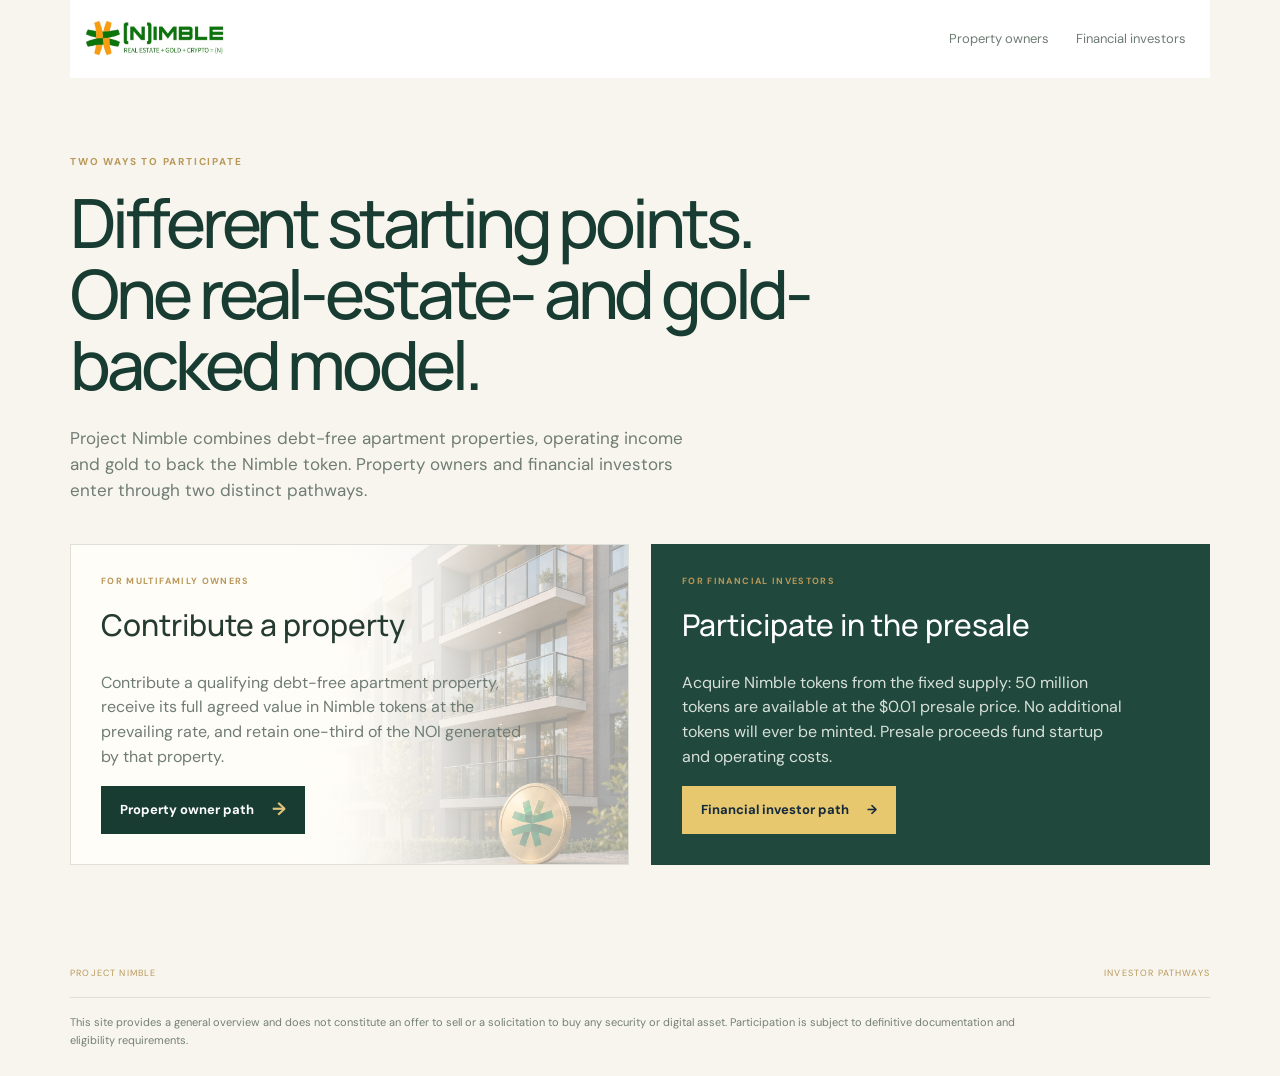
<file: index.html>
<!doctype html>
<html lang="en"><head><meta charset="utf-8"><meta name="viewport" content="width=device-width,initial-scale=1"><meta name="description" content="Choose a Project Nimble pathway into a real-estate- and gold-backed token model."><title>Project Nimble | Investment pathways</title><link rel="stylesheet" href="styles.css?v=7"></head>
<body><header class="header container"><a class="brand" href="./"><img class="brand-logo" src="nimble-logo.jpg" alt="Project Nimble logo: Real Estate + Gold + Crypto = (N)"></a><nav class="nav"><a href="property-owners.html">Property owners</a><a href="financial-investors.html">Financial investors</a></nav></header>
<main class="container persona-hub"><p class="kicker">Two ways to participate</p><h1>Different starting points.<br>One real-estate- and gold-backed model.</h1><p class="hub-intro">Project Nimble combines debt-free apartment properties, operating income and gold to back the Nimble token. Property owners and financial investors enter through two distinct pathways.</p>
<div class="hub-grid"><a class="hub-card" href="property-owners.html"><span class="badge">For multifamily owners</span><h2>Contribute a property</h2><p>Contribute a qualifying debt-free apartment property, receive its full agreed value in Nimble tokens at the prevailing rate, and retain one-third of the NOI generated by that property.</p><span class="button primary">Property owner path <b>→</b></span></a><a class="hub-card dark" href="financial-investors.html"><span class="badge">For financial investors</span><h2>Participate in the presale</h2><p>Acquire Nimble tokens from the fixed supply: 50 million tokens are available at the $0.01 presale price. No additional tokens will ever be minted. Presale proceeds fund startup and operating costs.</p><span class="button" style="background:#e8c86f;color:#142a3b">Financial investor path <b>→</b></span></a></div></main>
<footer class="container footer"><div class="footer-top"><span>PROJECT NIMBLE</span><span>Investor pathways</span></div><div class="disclaimer">This site provides a general overview and does not constitute an offer to sell or a solicitation to buy any security or digital asset. Participation is subject to definitive documentation and eligibility requirements.</div></footer></body></html>
</file>
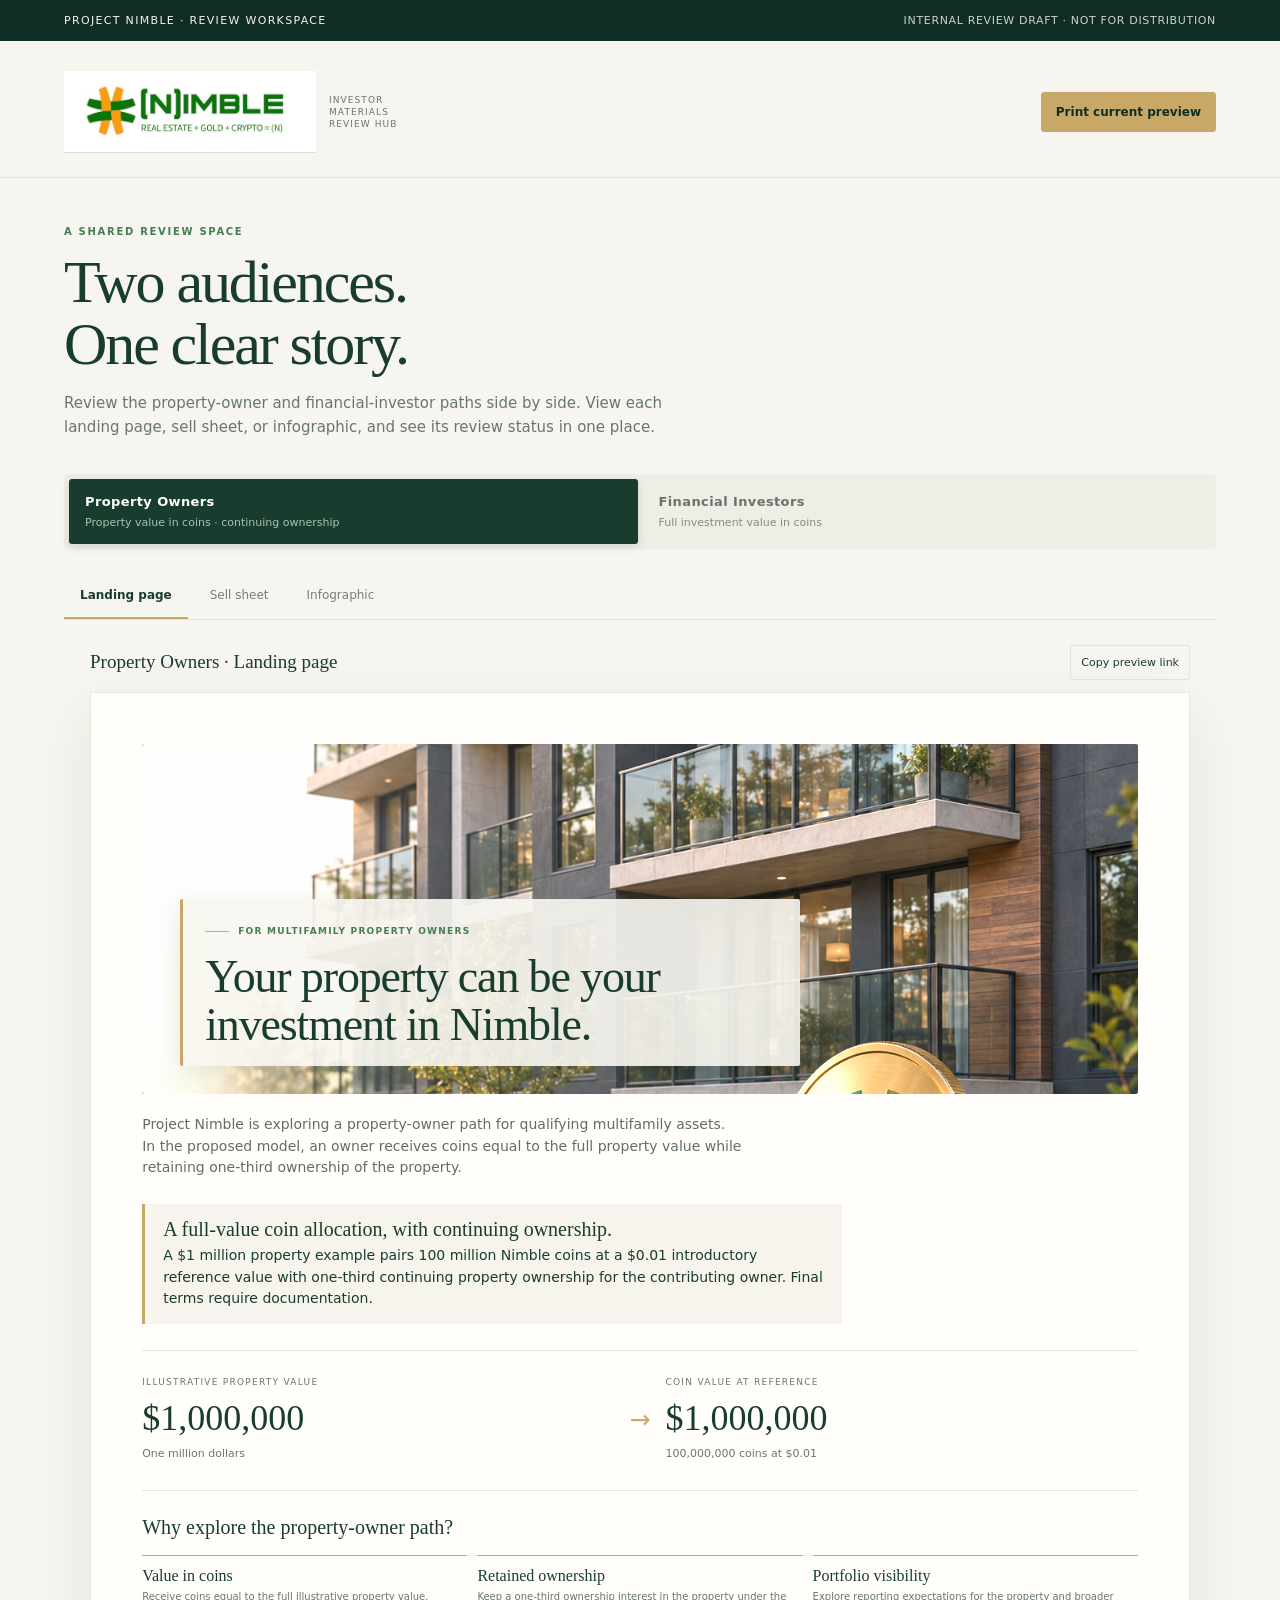
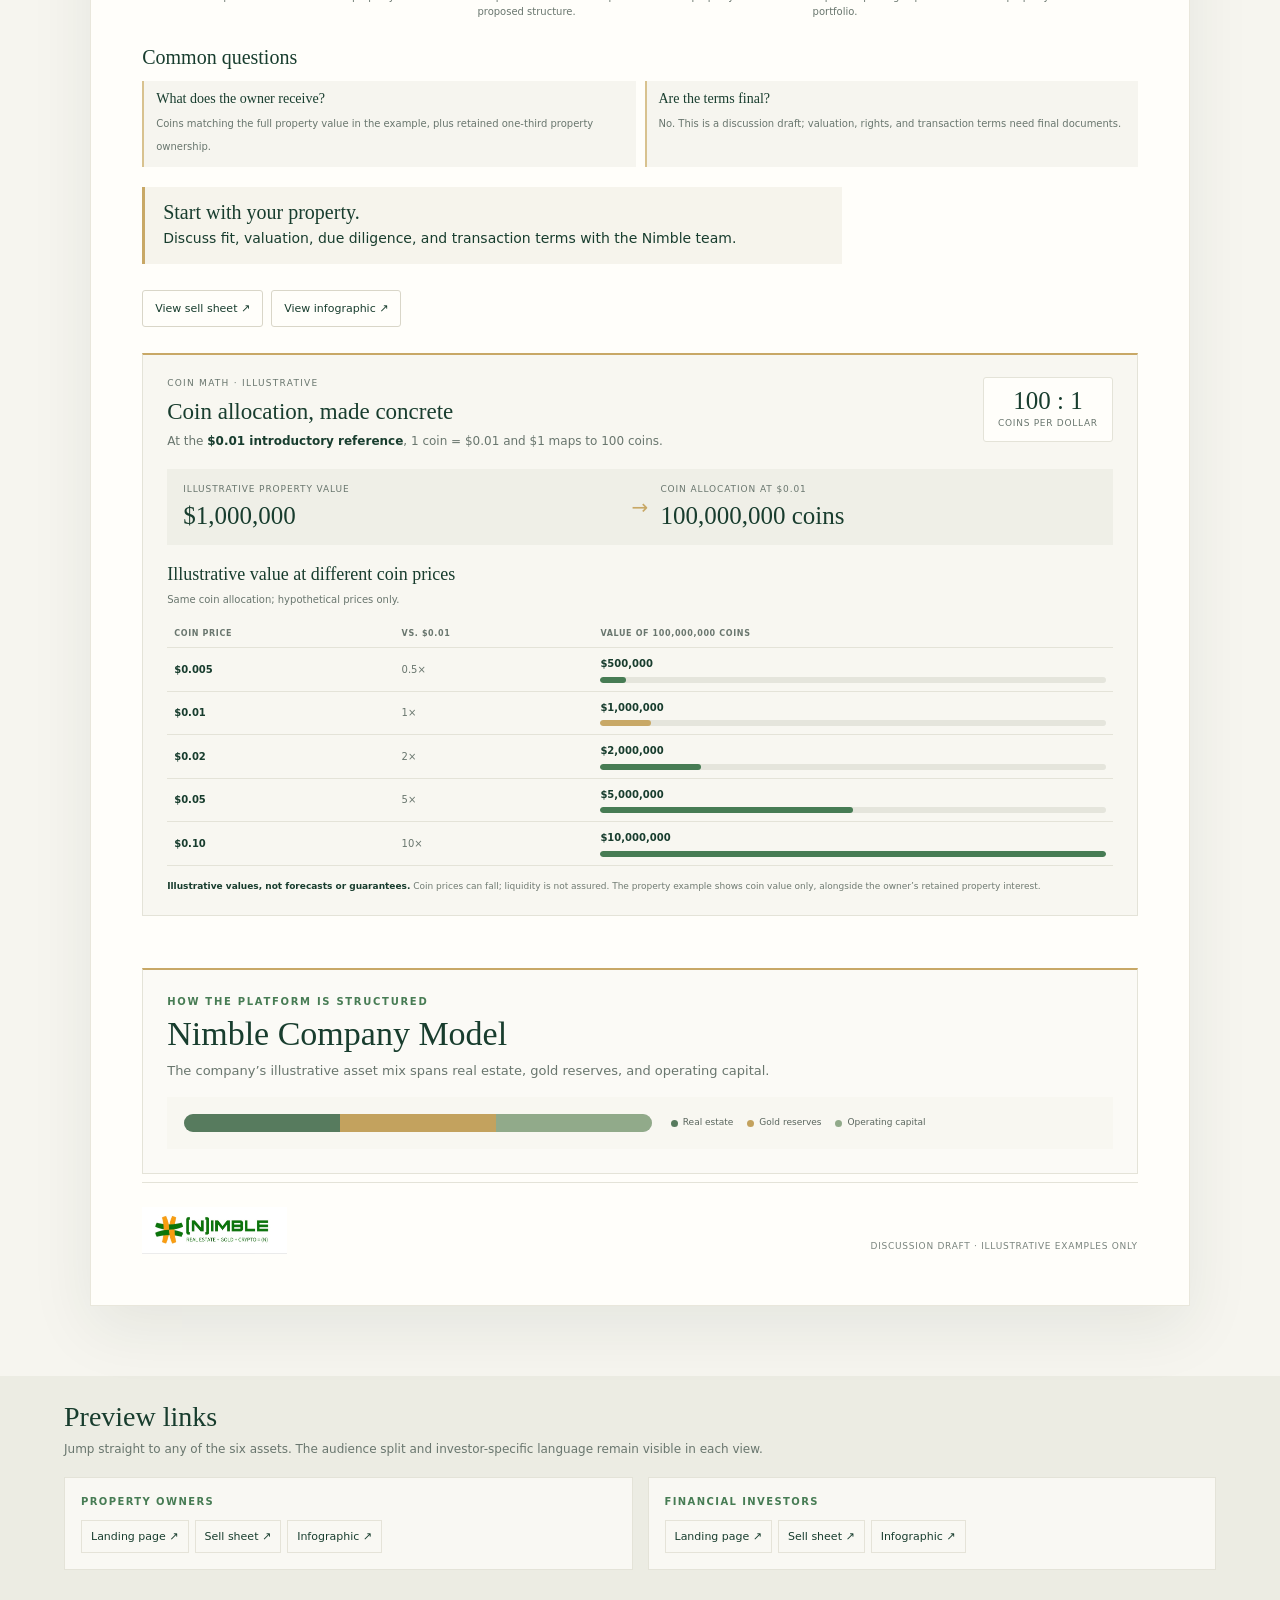
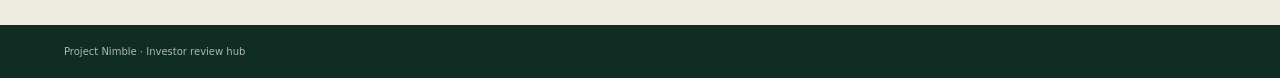
<file: review-hub/index.html>
<!doctype html>
<html lang="en">
<head>
<meta charset="utf-8"><meta name="viewport" content="width=device-width,initial-scale=1">
<meta name="theme-color" content="#173d2d"><title>Project Nimble | Investor Review Hub</title>
<style>
:root{--forest:#183d2e;--deep:#102d23;--leaf:#477c54;--lime:#a6c998;--gold:#c8a866;--gold-pale:#eadbb8;--ink:#1d2822;--muted:#69766e;--paper:#f6f5ef;--white:#fffefa;--line:#e4e3d8;--serif:Georgia,'Times New Roman',serif;--sans:Inter,ui-sans-serif,system-ui,-apple-system,BlinkMacSystemFont,'Segoe UI',sans-serif;--shadow:0 22px 60px #152e2214}
*{box-sizing:border-box}html{scroll-behavior:smooth}body{margin:0;background:var(--paper);color:var(--ink);font:15px/1.55 var(--sans)}button,input,textarea,select{font:inherit}button{cursor:pointer}.topbar{background:var(--deep);color:#f7f5ea;padding:12px clamp(18px,5vw,76px);display:flex;justify-content:space-between;align-items:center;font-size:11px;letter-spacing:.12em;text-transform:uppercase}.topbar span:last-child{color:#c9d3c9;letter-spacing:.06em}.shell{max-width:1440px;margin:auto}.masthead{padding:30px clamp(18px,5vw,76px) 24px;display:flex;align-items:center;justify-content:space-between;gap:24px;border-bottom:1px solid var(--line)}.brand{display:flex;align-items:center;gap:13px;color:var(--forest);text-decoration:none}.official-logo{width:252px;height:auto;display:block;flex:none}.brand-meta{font-size:9px;line-height:1.35;letter-spacing:.12em;text-transform:uppercase;color:var(--muted);max-width:92px}.mast-actions{display:flex;align-items:center;gap:10px}.quiet-btn,.gold-btn,.dark-btn{border:1px solid var(--line);background:transparent;color:var(--forest);padding:10px 14px;border-radius:3px;font-size:12px;transition:.2s}.quiet-btn:hover{border-color:var(--gold);background:#fffefa}.gold-btn{background:var(--gold);border-color:var(--gold);color:var(--deep);font-weight:650}.gold-btn:hover{background:#d6b979}.dark-btn{background:var(--forest);color:white;border-color:var(--forest)}.intro{padding:46px clamp(18px,5vw,76px) 25px;display:grid;grid-template-columns:1fr auto;gap:35px;align-items:end}.eyebrow{font-size:10px;letter-spacing:.17em;text-transform:uppercase;color:var(--leaf);font-weight:700;margin:0 0 11px}.intro h1{font:clamp(36px,5vw,60px)/1.04 var(--serif);font-weight:400;color:var(--forest);letter-spacing:-.035em;margin:0;max-width:760px}.intro-copy{color:var(--muted);max-width:630px;margin:17px 0 0;font-size:15px}.version-note{font-size:11px;color:var(--muted);text-align:right;white-space:nowrap}.audience-nav{margin:10px clamp(18px,5vw,76px) 0;display:grid;grid-template-columns:1fr 1fr;background:#eeeee6;border-radius:4px;padding:5px;gap:5px}.audience-tab{border:0;background:transparent;color:#67746c;border-radius:3px;padding:13px 16px;text-align:left}.audience-tab strong{display:block;font-size:13px;letter-spacing:.03em}.audience-tab small{display:block;margin-top:2px;font-size:11px;opacity:.8}.audience-tab.active{background:var(--forest);color:#fffefa;box-shadow:0 3px 10px #183d2e22}.audience-tab.active small{color:#d6dfd7}.workbench{padding:25px clamp(18px,5vw,76px) 70px}.asset-nav{display:flex;gap:6px;border-bottom:1px solid var(--line);margin-bottom:25px;overflow:auto}.asset-tab{white-space:nowrap;background:none;border:0;border-bottom:2px solid transparent;color:#758078;padding:12px 16px;font-size:12px}.asset-tab.active{color:var(--forest);border-color:var(--gold);font-weight:700}.asset-grid{display:grid;grid-template-columns:minmax(0,1.35fr) minmax(280px,.65fr);gap:22px;align-items:start}.preview-column,.editor-column{min-width:0}.preview-toolbar{display:flex;justify-content:space-between;align-items:center;margin:0 0 12px}.preview-toolbar h2{font:19px var(--serif);font-weight:400;color:var(--forest);margin:0}.preview-toolbar .toolbar-actions{display:flex;gap:7px}.small-action{background:transparent;border:1px solid var(--line);border-radius:3px;color:var(--forest);font-size:11px;padding:8px 10px}.asset-preview{position:relative;background:var(--white);box-shadow:var(--shadow);border:1px solid #e9e7dc;min-height:590px;overflow:hidden}.preview-inner{padding:clamp(24px,4vw,54px);position:relative;min-height:590px;display:flex;flex-direction:column}.preview-kicker{display:inline-flex;align-items:center;gap:9px;color:var(--leaf);font-size:9px;font-weight:750;letter-spacing:.16em;text-transform:uppercase}.preview-kicker:before{content:'';width:24px;height:1px;background:var(--gold)}.preview-title{font:clamp(31px,4vw,50px)/1.05 var(--serif);font-weight:400;letter-spacing:-.025em;color:var(--forest);margin:20px 0 13px;max-width:660px}.preview-lede{font-size:14px;color:#626e65;max-width:600px;margin:0 0 25px}.callout{border-left:3px solid var(--gold);padding:14px 18px;background:#f6f4ec;color:var(--forest);font-size:14px;max-width:700px;margin:1px 0 26px}.callout strong{display:block;font:20px var(--serif);margin-bottom:4px}.example-row{display:grid;grid-template-columns:1fr auto 1fr;align-items:stretch;gap:15px;padding:21px 0;border-top:1px solid var(--line);border-bottom:1px solid var(--line);margin:4px 0 25px}.example-cell{padding:4px 0}.micro-label{font-size:9px;color:var(--muted);letter-spacing:.14em;text-transform:uppercase;display:block}.big-stat{display:block;font:clamp(23px,3vw,36px)/1.18 var(--serif);color:var(--forest);margin:7px 0 2px}.example-cell small{color:var(--muted);font-size:11px}.example-arrow{color:var(--gold);font-size:25px;align-self:center}.pill-row{display:flex;flex-wrap:wrap;gap:8px;margin:13px 0}.pill{border:1px solid #e5e3d9;padding:7px 11px;font-size:10px;color:#526158;border-radius:99px;background:#fffefa}.mini-section{margin-top:19px}.mini-section h3{font:20px var(--serif);font-weight:400;color:var(--forest);margin:0 0 10px}.mini-section p{font-size:12px;color:#647168;margin:0;max-width:670px}.benefit-grid{display:grid;grid-template-columns:repeat(3,1fr);gap:10px;margin:16px 0 4px}.benefit{border-top:1px solid var(--gold);padding:11px 8px 8px 0}.benefit b{display:block;font:16px var(--serif);color:var(--forest);margin-bottom:4px}.benefit span{display:block;color:var(--muted);font-size:10px;line-height:1.5}.preview-footer{margin-top:auto;padding-top:24px;display:flex;justify-content:space-between;align-items:end;border-top:1px solid var(--line);font-size:9px;color:#7a847e;letter-spacing:.08em;text-transform:uppercase}.preview-footer b{font:18px var(--serif);letter-spacing:.04em;color:var(--forest)}.portrait-mini{background:linear-gradient(140deg,#213d30 0%,#234933 65%,#9b7942 65.2%,#c8a866 66%,#f4f1e8 66.3%);min-height:120px;border-radius:2px;margin:0 0 20px;position:relative;overflow:hidden}.portrait-mini:after{content:'N';position:absolute;right:10%;top:13%;font:110px/1 var(--serif);color:#fff5;transform:rotate(-10deg)}.artboard{display:grid;grid-template-columns:1fr 1fr;gap:16px;margin:16px 0 5px}.art-stat{background:#f5f4ed;padding:14px;border-bottom:2px solid var(--gold)}.art-stat strong{font:27px var(--serif);color:var(--forest);display:block}.art-stat span{font-size:9px;letter-spacing:.1em;text-transform:uppercase;color:var(--muted)}.asset-specific{display:none}.asset-specific.active{display:block}.business-allocation{display:grid;grid-template-columns:minmax(160px,1.1fr) 1fr;gap:19px;align-items:center;margin:17px 0;padding:17px;background:#f8f7f1}.allocation-bar{height:14px;display:flex;border-radius:10px;overflow:hidden;background:#ddd}.allocation-bar i{display:block;flex:1}.allocation-bar i:nth-child(1){background:#577b5e}.allocation-bar i:nth-child(2){background:#c3a25e}.allocation-bar i:nth-child(3){background:#91aa8a}.allocation-caption{font:17px var(--serif);color:var(--forest);margin-bottom:10px}.allocation-legend{display:flex;flex-wrap:wrap;gap:9px 14px;font-size:9px;color:#59655d}.legend-key{display:flex;align-items:center;gap:5px}.legend-key i{width:7px;height:7px;border-radius:50%;display:inline-block}.status-card,.editor-card{background:var(--white);border:1px solid var(--line);padding:18px 20px;margin-bottom:14px}.status-head{display:flex;justify-content:space-between;align-items:center;margin-bottom:13px}.status-head h3{font:19px var(--serif);font-weight:400;color:var(--forest);margin:0}.save-indicator{font-size:10px;color:var(--leaf)}.field-label{display:block;font-size:9px;text-transform:uppercase;letter-spacing:.14em;color:#78837b;margin:14px 0 6px;font-weight:700}.select{width:100%;border:1px solid var(--line);background:#fbfaf6;border-radius:3px;padding:9px 10px;font-size:12px;color:var(--forest)}.tracker-progress{height:4px;background:#e9e8df;margin:13px 0 8px;border-radius:5px;overflow:hidden}.tracker-progress span{display:block;height:100%;background:var(--gold);transition:width .2s}.tracker-meta{display:flex;justify-content:space-between;color:var(--muted);font-size:10px}.editor-card h3{font:20px var(--serif);font-weight:400;color:var(--forest);margin:0}.editor-intro{font-size:11px;color:var(--muted);margin:4px 0 14px}.edit-field{position:relative}.edit-field textarea{display:block;width:100%;resize:vertical;min-height:68px;background:#fbfaf6;border:1px solid var(--line);padding:10px 11px;border-radius:3px;color:#344239;font-size:12px;line-height:1.45}.edit-field textarea:focus{outline:2px solid #c8a86666;border-color:var(--gold)}.editor-actions{display:grid;grid-template-columns:1fr 1fr;gap:8px;margin-top:13px}.editor-actions button{padding:10px 8px}.source-note{margin:12px 0 0;color:#848c85;font-size:9px;line-height:1.5}.editor-divider{height:1px;background:var(--line);margin:18px 0}.section-anchor{scroll-margin-top:18px}.faq-list{display:grid;grid-template-columns:1fr 1fr;gap:9px;margin-top:12px}.faq-item{padding:10px 12px;background:#f6f5ef;border-left:2px solid #d8c28f}.faq-item b{display:block;font:14px var(--serif);color:var(--forest);margin-bottom:4px}.faq-item span{font-size:10px;color:var(--muted)}.allocation-full{padding:20px;background:#f5f4ed;margin-top:13px}.allocation-full .allocation-bar{height:18px}.review-links{padding:25px clamp(18px,5vw,76px) 55px;background:#ecece3}.review-links h2{font:28px var(--serif);font-weight:400;color:var(--forest);margin:0}.review-links>p{font-size:12px;color:var(--muted);margin:7px 0 18px}.link-grid{display:grid;grid-template-columns:1fr 1fr;gap:15px}.link-group{background:#f9f8f3;padding:16px;border:1px solid #e4e3d8}.link-group h3{font-size:10px;text-transform:uppercase;letter-spacing:.14em;color:var(--leaf);margin:0 0 10px}.link-group div{display:flex;flex-wrap:wrap;gap:6px}.link-group a{color:var(--forest);font-size:11px;text-decoration:none;border:1px solid #e5e3d8;padding:7px 9px}.link-group a:hover{border-color:var(--gold);background:white}.global-footer{padding:19px clamp(18px,5vw,76px);background:var(--deep);color:#dce4dc;display:flex;justify-content:space-between;gap:20px;font-size:10px}.global-footer span:last-child{color:#adb8ae;text-align:right}.toast{position:fixed;bottom:20px;left:50%;transform:translate(-50%,15px);background:var(--deep);color:white;padding:10px 15px;border-radius:3px;font-size:11px;opacity:0;pointer-events:none;transition:.2s;box-shadow:var(--shadow)}.toast.show{opacity:1;transform:translate(-50%,0)}.hide{display:none!important}
@media(max-width:900px){.asset-grid{grid-template-columns:1fr}.editor-column{display:grid;grid-template-columns:1fr 1fr;gap:12px}.status-card{grid-column:1/-1}.asset-preview,.preview-inner{min-height:550px}.intro{grid-template-columns:1fr}.version-note{text-align:left}.masthead{padding-top:22px;padding-bottom:20px}}
@media(max-width:600px){.topbar{font-size:9px}.topbar span:last-child{max-width:140px;text-align:right}.masthead{align-items:flex-start;flex-direction:column}.brand{gap:10px}.official-logo{width:min(220px,62vw)}.brand-meta{max-width:80px}.mast-actions{flex-direction:row;align-items:center}.mast-actions button{padding:8px 10px;font-size:10px}.brand-name{font-size:19px}.intro{padding-top:34px}.intro h1{font-size:40px}.audience-nav{grid-template-columns:1fr}.audience-tab{padding:11px 13px}.workbench{padding-top:18px}.asset-nav{margin-right:-18px}.asset-tab{padding:12px 11px}.asset-grid{gap:14px}.preview-inner{padding:25px 20px}.example-row{gap:9px}.big-stat{font-size:25px}.benefit-grid{grid-template-columns:1fr;gap:5px}.benefit{padding-top:8px}.editor-column{display:flex;flex-direction:column}.faq-list{grid-template-columns:1fr}.link-grid{grid-template-columns:1fr}.global-footer{flex-direction:column}.global-footer span:last-child{text-align:left}.version-note{white-space:normal}.asset-preview,.preview-inner{min-height:580px}.business-allocation{grid-template-columns:1fr}}
@media print{body{background:white}.topbar,.masthead,.intro,.audience-nav,.asset-nav,.editor-column,.preview-toolbar,.review-links,.global-footer,.toast{display:none!important}.workbench{padding:0}.asset-grid{display:block}.asset-preview{box-shadow:none;border:0}.preview-inner{min-height:10.4in;padding:.5in}.callout,.benefit,.art-stat,.business-allocation{break-inside:avoid}.preview-title{font-size:38px}.preview-footer{margin-top:auto}}
.coin-scenarios{margin:26px 0 24px;padding:22px 24px;background:#f8f7f1;border:1px solid var(--line);border-top:2px solid var(--gold)}.coin-scenario-head{display:flex;justify-content:space-between;align-items:flex-start;gap:20px}.coin-scenario-head h3{font:23px/1.2 var(--serif);font-weight:400;color:var(--forest);margin:7px 0}.coin-scenario-head p{font-size:12px;color:var(--muted);margin:0}.coin-scenario-head p strong{color:var(--forest)}.coin-ratio-badge{flex:none;text-align:center;background:#fffefa;border:1px solid var(--line);padding:10px 14px;border-radius:3px}.coin-ratio-badge strong{display:block;font:25px/1 var(--serif);color:var(--forest)}.coin-ratio-badge span{display:block;margin-top:4px;font-size:9px;color:var(--muted);letter-spacing:.08em;text-transform:uppercase}.coin-example-line{display:grid;grid-template-columns:1fr auto 1fr;gap:12px;align-items:center;margin:18px 0 19px;padding:14px 16px;background:#efefe7}.coin-example-line div{min-width:0}.coin-example-line span{display:block;font-size:9px;letter-spacing:.1em;text-transform:uppercase;color:var(--muted)}.coin-example-line strong{display:block;font:clamp(17px,2.2vw,25px)/1.2 var(--serif);color:var(--forest);margin-top:4px}.coin-example-line .conversion-arrow{font-size:20px;color:var(--gold);letter-spacing:0}.coin-scenario-subhead{font:18px var(--serif);font-weight:400;color:var(--forest);margin:0 0 7px}.coin-scenario-note{font-size:10px;color:var(--muted);margin:0}.coin-scenario-table-wrap{overflow-x:auto}.coin-scenario-table{border-collapse:collapse;width:100%;margin-top:13px;font-size:10px}.coin-scenario-table th,.coin-scenario-table td{padding:8px 7px;text-align:left;border-bottom:1px solid #e4e3d8}.coin-scenario-table thead th{font-size:8px;line-height:1.35;letter-spacing:.08em;text-transform:uppercase;color:var(--muted);font-weight:700}.coin-scenario-table tbody th{font-weight:650;color:var(--forest);white-space:nowrap}.coin-scenario-table td:nth-child(2){color:var(--muted);white-space:nowrap}.scenario-value{display:block;color:var(--forest);font-weight:700;white-space:nowrap}.scenario-bar{height:6px;background:#e5e5dc;border-radius:99px;overflow:hidden;margin-top:5px}.scenario-bar span{height:100%;display:block;background:var(--leaf);border-radius:99px}.coin-scenario-table .reference-row .scenario-bar span{background:var(--gold)}.coin-scenario-disclaimer{font-size:9px;line-height:1.5;color:#707b72;margin:12px 0 0}.coin-scenario-disclaimer strong{color:var(--forest)}@media(max-width:600px){.coin-scenarios{padding:17px 14px}.coin-scenario-head{gap:10px}.coin-scenario-head h3{font-size:20px}.coin-ratio-badge{padding:8px 9px}.coin-ratio-badge strong{font-size:21px}.coin-example-line{gap:7px;padding:12px 9px}.coin-example-line strong{font-size:16px}.coin-scenario-table{min-width:280px}.coin-scenario-table th,.coin-scenario-table td{padding:7px 4px}}.scenario-view{display:none}.scenario-view.active{display:block}.sell-conversion-visual{display:grid;grid-template-columns:minmax(90px,1fr) auto 112px minmax(110px,1.2fr);align-items:center;gap:12px;padding:20px 15px;background:#eff0e9;border:1px solid var(--line);margin-top:14px}.sell-conversion-step span{display:block;color:var(--muted);font-size:8px;letter-spacing:.1em;text-transform:uppercase}.sell-conversion-step strong{display:block;margin-top:5px;color:var(--forest);font:clamp(16px,2vw,24px)/1.2 var(--serif)}.sell-conversion-step small{display:block;margin-top:3px;font-size:9px;color:var(--muted)}.sell-arrow{color:var(--gold);font-size:23px;text-align:center}.sell-coin-stack{height:66px;display:flex;align-items:center;justify-content:center;position:relative}.sell-coin-stack i{position:absolute;width:36px;height:36px;border-radius:50%;display:grid;place-items:center;border:2px solid #e0c984;background:linear-gradient(145deg,#e7d29d,#bd9c58);color:#284433;font:15px var(--serif);font-style:normal;box-shadow:0 3px 7px #273b2a24}.sell-coin-stack i:nth-child(1){transform:translate(-26px,9px)}.sell-coin-stack i:nth-child(2){transform:translate(-13px,-3px)}.sell-coin-stack i:nth-child(3){transform:translate(0,8px)}.sell-coin-stack i:nth-child(4){transform:translate(13px,-4px)}.sell-coin-stack i:nth-child(5){transform:translate(26px,8px)}.sell-sheet-caption{margin:10px 0 0;color:var(--muted);font-size:10px;text-align:center}.infographic-viz{padding:18px 16px 13px;background:#f0f1eb;border:1px solid var(--line);margin-top:14px}.infographic-chart{height:190px;display:grid;grid-template-columns:repeat(5,minmax(0,1fr));gap:7px;align-items:end;border-bottom:1px solid #bfc8bd;padding:0 3px}.infographic-column{height:100%;min-width:0;display:flex;flex-direction:column;justify-content:flex-end;align-items:center;gap:5px}.infographic-value{font-size:9px;font-weight:700;color:var(--forest);white-space:nowrap}.infographic-track{height:116px;width:100%;display:flex;align-items:flex-end;justify-content:center}.infographic-bar{width:min(60%,40px);min-height:8px;border-radius:3px 3px 0 0;background:linear-gradient(180deg,#7c9e79,#477c54)}.infographic-column.reference .infographic-bar{background:linear-gradient(180deg,#e0c986,#c8a866)}.infographic-price{font-size:9px;font-weight:700;color:var(--forest);white-space:nowrap}.infographic-multiple{font-size:8px;color:var(--muted);white-space:nowrap}.infographic-axis-note{margin:10px 0 0;text-align:center;color:var(--muted);font-size:9px}.coin-scenario-disclaimer{font-size:9px;line-height:1.5;color:#707b72;margin:14px 0 0}.coin-scenario-disclaimer strong{color:var(--forest)}@media(max-width:600px){.sell-conversion-visual{grid-template-columns:minmax(78px,1fr) auto 70px minmax(92px,1.2fr);gap:6px;padding:15px 8px}.sell-coin-stack i{width:28px;height:28px;font-size:12px}.sell-coin-stack i:nth-child(1){transform:translate(-20px,8px)}.sell-coin-stack i:nth-child(2){transform:translate(-10px,-3px)}.sell-coin-stack i:nth-child(4){transform:translate(10px,-4px)}.sell-coin-stack i:nth-child(5){transform:translate(20px,8px)}.infographic-viz{padding:13px 7px 10px}.infographic-chart{gap:3px}.infographic-value{font-size:8px}.infographic-track{height:104px}.infographic-price{font-size:8px}.infographic-multiple{font-size:7px}}.audience-hero-image{display:block;width:100%;height:clamp(155px,22vw,245px);object-fit:cover;object-position:center 59%;margin:0 0 22px;border-radius:3px}.asset-image{display:block;width:100%;height:clamp(105px,17vw,170px);object-fit:cover;object-position:center 58%;margin:14px 0 17px;border-radius:3px}.infographic-image{height:clamp(88px,13vw,125px);object-position:center 54%}@media(max-width:600px){.audience-hero-image{height:165px}.asset-image{height:118px}.infographic-image{height:96px}}.image-hero{position:relative;overflow:hidden;border-radius:3px;margin:0 0 20px;background:var(--deep);isolation:isolate}.image-hero-photo{display:block;width:100%;height:clamp(245px,30vw,350px);object-fit:cover;object-position:center 57%}.image-hero-shade{position:absolute;inset:0;background:linear-gradient(90deg,#102d23d9 0%,#102d2377 49%,#102d2310 100%)}.image-hero-copy{position:absolute;left:clamp(20px,4vw,48px);right:clamp(18px,5vw,60px);bottom:clamp(20px,3.5vw,38px);max-width:650px}.image-hero-copy .preview-kicker{color:#efddb1}.image-hero-copy .preview-kicker:before{background:var(--gold)}.image-hero-copy .preview-title{color:#fffefa;font-size:clamp(31px,4.2vw,51px);line-height:1.04;margin:14px 0 0;max-width:650px;text-shadow:0 2px 18px #102d2350}.sell-sheet-hero .image-hero-photo{height:clamp(205px,25vw,285px);object-position:center 57%}.sell-sheet-hero .image-hero-copy .preview-title{font-size:clamp(27px,3.3vw,40px);max-width:560px}.infographic-hero .image-hero-photo{height:clamp(160px,18vw,205px);object-position:center 56%}.infographic-hero .image-hero-copy{left:clamp(16px,3vw,30px);bottom:18px}.infographic-hero .image-hero-copy .preview-title{font-size:clamp(23px,2.8vw,32px);max-width:520px}.image-hero .preview-kicker{letter-spacing:.14em}.image-hero .preview-kicker:before{background:var(--gold)}.property-image-hero .image-hero-shade{background:linear-gradient(90deg,#102d2380 0%,#102d2340 50%,#102d2308 100%)}@media(max-width:600px){.image-hero-photo{height:230px}.image-hero-copy{left:18px;right:18px;bottom:18px}.image-hero-copy .preview-title{font-size:29px}.sell-sheet-hero .image-hero-photo{height:215px}.sell-sheet-hero .image-hero-copy .preview-title{font-size:26px}.infographic-hero .image-hero-photo{height:170px}.infographic-hero .image-hero-copy{bottom:13px}.infographic-hero .image-hero-copy .preview-title{font-size:23px}}.property-image-hero .image-hero-photo{filter:brightness(1.16) saturate(1.08);object-position:center 64%}.property-image-hero .image-hero-shade{background:linear-gradient(90deg,#f6f5ef35 0%,#f6f5ef12 55%,transparent 100%)}.property-image-hero .image-hero-copy{left:clamp(18px,3.5vw,38px);right:auto;bottom:clamp(16px,3vw,28px);width:min(78%,620px);max-width:620px;padding:17px 22px;background:#f8f7f0e8;border-left:3px solid var(--gold);border-radius:2px;box-shadow:0 8px 24px #183d2e19}.property-image-hero .image-hero-copy .preview-kicker{color:var(--leaf)}.property-image-hero .image-hero-copy .preview-title{color:var(--forest);text-shadow:none}@media(max-width:600px){.property-image-hero .image-hero-photo{object-position:center 62%}.property-image-hero .image-hero-copy{left:12px;right:12px;bottom:12px;width:auto;max-width:none;padding:12px 14px}.property-image-hero .image-hero-copy .preview-title{font-size:25px;line-height:1.08}}
/* Shared, light image-heading treatment for both investor paths. */
.image-hero-photo{filter:brightness(1.13) saturate(1.06)}
.image-hero-shade{background:linear-gradient(90deg,#f6f5ef24 0%,#f6f5ef10 58%,transparent 100%)}
.image-hero-copy{left:clamp(18px,3.5vw,38px);right:auto;bottom:clamp(14px,2.5vw,24px);width:min(78%,620px);max-width:620px;padding:14px 19px;background:#f8f7f0e8;border-left:3px solid var(--gold);border-radius:2px;box-shadow:0 8px 24px #183d2e19}
.image-hero-copy .preview-kicker{color:var(--leaf)}
.image-hero-copy .preview-title{color:var(--forest);text-shadow:none}
@media(max-width:600px){
  .image-hero-copy{left:12px;right:12px;bottom:12px;width:auto;max-width:none;padding:11px 13px}
  .image-hero-copy .preview-title{font-size:clamp(21px,6vw,25px);line-height:1.08}
}

/* Keep title scale consistent within each asset type across both audiences. */
.image-hero.landing-hero .image-hero-copy .preview-title{font-size:clamp(29px,3.7vw,46px);max-width:620px}
.image-hero.sell-sheet-hero .image-hero-copy .preview-title{font-size:clamp(27px,3.2vw,38px);max-width:560px}
.image-hero.infographic-hero .image-hero-copy .preview-title{font-size:clamp(22px,2.5vw,30px);max-width:520px}
@media(max-width:600px){
  .image-hero.landing-hero .image-hero-copy .preview-title{font-size:clamp(23px,6vw,29px)}
  .image-hero.sell-sheet-hero .image-hero-copy .preview-title{font-size:clamp(22px,5.5vw,27px)}
  .image-hero.infographic-hero .image-hero-copy .preview-title{font-size:clamp(20px,5vw,23px)}
}

/* Keep the capital-investor photography bright; the light headline panel carries the copy. */
.asset-specific[data-render$="-financial"] .image-hero-photo{filter:none}
.asset-specific[data-render$="-financial"] .image-hero-shade{background:transparent}

/* Single-column review surface with company model embedded in each preview. */
.asset-grid{display:block}
.preview-column{max-width:1100px;margin:0 auto}
.company-model{margin:28px 0 8px;padding:24px;background:#fbfaf6;border:1px solid var(--line);border-top:2px solid var(--gold)}
.company-model .eyebrow{margin-bottom:5px}
.company-model h2{font:clamp(26px,3vw,34px)/1.12 var(--serif);font-weight:400;color:var(--forest);margin:0}
.company-model-intro{font-size:13px;color:var(--muted);margin:8px 0 16px;max-width:680px}
.company-model .business-allocation{margin:0}
.company-model .allocation-bar{height:18px}
@media(max-width:600px){.company-model{padding:18px 15px}.company-model-intro{font-size:12px}}

.landing-resource-links{display:flex;flex-wrap:wrap;gap:8px;margin:14px 0 0}
.landing-resource-links a{display:inline-flex;align-items:center;border:1px solid #d9d6c8;background:#fffefa;color:var(--forest);padding:9px 12px;border-radius:3px;text-decoration:none;font-size:11px}
.landing-resource-links a:hover{border-color:var(--gold);background:#f7f4e9}
</style>
</head>
<body>
<div class="topbar"><span>Project Nimble · Review workspace</span><span>Internal review draft · Not for distribution</span></div>
<main class="shell">
<header class="masthead"><a class="brand" href="#home" aria-label="Project Nimble review hub home"><img class="official-logo" src="../nimble-logo.jpg" alt="Official Project Nimble logo"><span class="brand-meta">Investor materials<br>Review hub</span></a><div class="mast-actions"><button class="gold-btn" id="printBtn">Print current preview</button></div></header>
<section class="intro" id="home"><div><p class="eyebrow">A shared review space</p><h1>Two audiences.<br>One clear story.</h1><p class="intro-copy">Review the property-owner and financial-investor paths side by side. View each landing page, sell sheet, or infographic, and see its review status in one place.</p></div></section>
<nav class="audience-nav" aria-label="Investor audience"><button class="audience-tab active" data-audience="owners"><strong>Property Owners</strong><small>Property value in coins · continuing ownership</small></button><button class="audience-tab" data-audience="financial"><strong>Financial Investors</strong><small>Full investment value in coins</small></button></nav>
<section class="workbench">
<nav class="asset-nav" aria-label="Asset type"><button class="asset-tab active" data-asset="landing">Landing page</button><button class="asset-tab" data-asset="sell">Sell sheet</button><button class="asset-tab" data-asset="infographic">Infographic</button></nav>
<div class="asset-grid">
<div class="preview-column"><div class="preview-toolbar"><h2 id="previewHeading">Property Owners · Landing page</h2><div class="toolbar-actions"><button class="small-action" id="copyLink">Copy preview link</button></div></div>
<article class="asset-preview" id="assetPreview" aria-label="Selected investor asset preview"><div class="preview-inner">
<div class="asset-specific active" data-render="landing"><div class="image-hero landing-hero property-image-hero"><img class="image-hero-photo" src="../property-owner-hero.png" alt="Modern multifamily property and Nimble coin"><div class="image-hero-shade"></div><div class="image-hero-copy"><span class="preview-kicker" data-copy="eyebrow">For multifamily property owners</span><h2 class="preview-title" data-copy="headline">Your property can be your investment in Nimble.</h2></div></div><p class="preview-lede" data-copy="lede">Project Nimble is exploring a property-owner path for qualifying multifamily assets. In the proposed model, an owner receives coins equal to the full property value while retaining one-third ownership of the property.</p><div class="callout"><strong data-copy="modelTitle">A full-value coin allocation, with continuing ownership.</strong><span data-copy="model">A $1 million property example pairs 100 million Nimble coins at a $0.01 introductory reference value with one-third continuing property ownership for the contributing owner. Final terms require documentation.</span></div><div class="example-row"><div class="example-cell"><span class="micro-label">Illustrative property value</span><strong class="big-stat">$1,000,000</strong><small>One million dollars</small></div><div class="example-arrow">→</div><div class="example-cell"><span class="micro-label">Coin value at reference</span><strong class="big-stat">$1,000,000</strong><small>100,000,000 coins at $0.01</small></div></div><div class="mini-section"><h3>Why explore the property-owner path?</h3><div class="benefit-grid"><div class="benefit"><b data-copy="benefit1Title">Value in coins</b><span data-copy="benefit1">Receive coins equal to the full illustrative property value.</span></div><div class="benefit"><b data-copy="benefit2Title">Retained ownership</b><span data-copy="benefit2">Keep a one-third ownership interest in the property under the proposed structure.</span></div><div class="benefit"><b data-copy="benefit3Title">Portfolio visibility</b><span data-copy="benefit3">Explore reporting expectations for the property and broader portfolio.</span></div></div></div><div class="mini-section"><h3>Common questions</h3><div class="faq-list"><div class="faq-item"><b data-copy="faq1Q">What does the owner receive?</b><span data-copy="faq1A">Coins matching the full property value in the example, plus retained one-third property ownership.</span></div><div class="faq-item"><b data-copy="faq2Q">Are the terms final?</b><span data-copy="faq2A">No. This is a discussion draft; valuation, rights, and transaction terms need final documents.</span></div></div></div><div class="callout" style="margin-top:20px"><strong data-copy="ctaTitle">Start with your property.</strong><span data-copy="cta">Discuss fit, valuation, due diligence, and transaction terms with the Nimble team.</span></div><div class="landing-resource-links" aria-label="Related property-owner materials"><a href="#owners-sell" data-jump="owners:sell">View sell sheet ↗</a><a href="#owners-infographic" data-jump="owners:infographic">View infographic ↗</a></div></div>
<div class="asset-specific" data-render="sell"><div class="image-hero sell-sheet-hero property-image-hero"><img class="image-hero-photo" src="../property-owner-hero.png" alt="Modern multifamily property and Nimble coin"><div class="image-hero-shade"></div><div class="image-hero-copy"><span class="preview-kicker" data-copy="eyebrow">Property owner overview · discussion draft</span><h2 class="preview-title" data-copy="headline">Your property. Its full value in coins. Your ownership continues.</h2></div></div><p class="preview-lede" data-copy="lede">A concise introduction to the proposed property-owner model for qualifying multifamily properties.</p><div class="artboard"><div class="art-stat"><span>Example property value</span><strong>$1,000,000</strong></div><div class="art-stat"><span>Coin allocation at $0.01 reference</span><strong>100,000,000</strong></div></div><div class="callout"><strong data-copy="modelTitle">Full value in coins; one-third property ownership retained.</strong><span data-copy="model">The owner receives coins equal to the full property value and retains a one-third ownership interest in the property, subject to final transaction documents.</span></div><div class="mini-section"><h3>At a glance</h3><div class="benefit-grid"><div class="benefit"><b data-copy="benefit1Title">Full value</b><span data-copy="benefit1">Coin allocation matches the full illustrative property value.</span></div><div class="benefit"><b data-copy="benefit2Title">Ongoing interest</b><span data-copy="benefit2">One-third ownership in the property remains with the owner.</span></div><div class="benefit"><b data-copy="benefit3Title">Clear next step</b><span>Begin with property eligibility, valuation and diligence.</span></div></div></div><div class="mini-section"><h3>Business asset mix · illustrative</h3><div class="business-allocation"><div><div class="allocation-caption">A visually balanced portfolio concept</div><div class="allocation-bar" aria-label="Illustrative allocation across three asset areas"><i></i><i></i><i></i></div></div><div class="allocation-legend"><span class="legend-key"><i style="background:#577b5e"></i>Real estate</span><span class="legend-key"><i style="background:#c3a25e"></i>Gold reserves</span><span class="legend-key"><i style="background:#91aa8a"></i>Operating capital</span></div></div></div><div class="callout"><strong data-copy="ctaTitle">Let’s review the property.</strong><span data-copy="cta">Open a conversation about valuation, ownership terms, and next steps.</span></div></div>
<div class="asset-specific" data-render="infographic"><div class="image-hero infographic-hero property-image-hero"><img class="image-hero-photo" src="../property-owner-hero.png" alt="Modern multifamily property and Nimble coin"><div class="image-hero-shade"></div><div class="image-hero-copy"><span class="preview-kicker" data-copy="eyebrow">Property-owner model · at a glance</span><h2 class="preview-title" data-copy="headline">Full property value in coins. One-third ownership retained.</h2></div></div><p class="preview-lede" data-copy="lede">A simple visual summary. Figures are illustrative and final transaction terms remain under review.</p><div class="example-row"><div class="example-cell"><span class="micro-label">Property contributed</span><strong class="big-stat">$1M</strong><small>Illustrative value</small></div><div class="example-arrow">→</div><div class="example-cell"><span class="micro-label">Full value in coins</span><strong class="big-stat">100M</strong><small>At $0.01 introductory reference</small></div></div><div class="business-allocation"><div class="allocation-caption">Business asset mix · visual only</div><div class="allocation-bar"><i></i><i></i><i></i></div><div class="allocation-legend" style="margin-top:10px"><span class="legend-key"><i style="background:#577b5e"></i>Real estate</span><span class="legend-key"><i style="background:#c3a25e"></i>Gold reserves</span><span class="legend-key"><i style="background:#91aa8a"></i>Operating capital</span></div></div><div class="callout"><strong data-copy="modelTitle">The owner receives full property value in coins and retains one-third ownership of the property.</strong><span data-copy="model">The coin allocation and continuing ownership are separate parts of the proposed property-owner path.</span></div><div class="benefit-grid"><div class="benefit"><b data-copy="benefit1Title">Coin allocation</b><span data-copy="benefit1">Coins equal to full property value in the illustration.</span></div><div class="benefit"><b data-copy="benefit2Title">Owner position</b><span data-copy="benefit2">One-third property ownership retained.</span></div><div class="benefit"><b data-copy="benefit3Title">Review</b><span>Confirm property fit and final terms.</span></div></div></div>
<div class="asset-specific" data-render="landing-financial"><div class="image-hero landing-hero"><img class="image-hero-photo" src="../capital-investor-hero.png" alt="Multifamily property, gold bars, and Nimble coins"><div class="image-hero-shade"></div><div class="image-hero-copy"><span class="preview-kicker" data-copy="eyebrow">For financial investors</span><h2 class="preview-title" data-copy="headline">Invest capital. Receive its full value in Nimble coins.</h2></div></div><p class="preview-lede" data-copy="lede">Project Nimble is developing a capital-investor path that pairs a participant’s investment with a coin allocation equal to the full investment value, based on the agreed transaction terms.</p><div class="callout"><strong data-copy="modelTitle">Full investment value in coins.</strong><span data-copy="model">A $100,000 illustrative investment would correspond to 10,000,000 coins at a $0.01 introductory reference value. Final allocation and terms must be set in definitive documents.</span></div><div class="example-row"><div class="example-cell"><span class="micro-label">Illustrative investment</span><strong class="big-stat">$100,000</strong><small>Example only</small></div><div class="example-arrow">→</div><div class="example-cell"><span class="micro-label">Coin value at reference</span><strong class="big-stat">$100,000</strong><small>10,000,000 coins at $0.01</small></div></div><div class="mini-section"><h3>A clear capital-investor proposition</h3><div class="benefit-grid"><div class="benefit"><b data-copy="benefit1Title">Full value in coins</b><span data-copy="benefit1">Receive coins equal to the full illustrative investment value.</span></div><div class="benefit"><b data-copy="benefit2Title">Portfolio connection</b><span data-copy="benefit2">Explore how capital supports the broader Nimble business and portfolio.</span></div><div class="benefit"><b data-copy="benefit3Title">Transparent terms</b><span data-copy="benefit3">Review proposed allocations, reporting, and final transaction documents.</span></div></div></div><div class="mini-section"><h3>Common questions</h3><div class="faq-list"><div class="faq-item"><b data-copy="faq1Q">What does the investor receive?</b><span data-copy="faq1A">Coins equal to the full investment value under the agreed transaction terms.</span></div><div class="faq-item"><b data-copy="faq2Q">Does this represent equity?</b><span data-copy="faq2A">No equity, revenue share, or other rights should be assumed from this draft; terms must be confirmed.</span></div></div></div><div class="callout" style="margin-top:20px"><strong data-copy="ctaTitle">Review the opportunity.</strong><span data-copy="cta">Request a conversation about the proposed capital-investor path and its terms.</span></div><div class="landing-resource-links" aria-label="Related financial-investor materials"><a href="#financial-sell" data-jump="financial:sell">View sell sheet ↗</a><a href="#financial-infographic" data-jump="financial:infographic">View infographic ↗</a></div></div>
<div class="asset-specific" data-render="sell-financial"><div class="image-hero sell-sheet-hero"><img class="image-hero-photo" src="../capital-investor-hero.png" alt="Multifamily property, gold bars, and Nimble coins"><div class="image-hero-shade"></div><div class="image-hero-copy"><span class="preview-kicker" data-copy="eyebrow">Financial investor overview · discussion draft</span><h2 class="preview-title" data-copy="headline">Your investment value, returned in coins.</h2></div></div><p class="preview-lede" data-copy="lede">A concise introduction to Project Nimble’s proposed path for financial investors.</p><div class="artboard"><div class="art-stat"><span>Illustrative investment</span><strong>$100,000</strong></div><div class="art-stat"><span>Coins at $0.01 reference value</span><strong>10,000,000</strong></div></div><div class="callout"><strong data-copy="modelTitle">Receive coins equal to the full investment value.</strong><span data-copy="model">The example illustrates how an investment amount can correspond to a coin allocation at an introductory reference value. Final terms need documentation.</span></div><div class="mini-section"><h3>Business asset mix · illustrative</h3><div class="business-allocation"><div><div class="allocation-caption">Capital supports a broader asset platform</div><div class="allocation-bar"><i></i><i></i><i></i></div></div><div class="allocation-legend"><span class="legend-key"><i style="background:#577b5e"></i>Real estate</span><span class="legend-key"><i style="background:#c3a25e"></i>Gold reserves</span><span class="legend-key"><i style="background:#91aa8a"></i>Operating capital</span></div></div></div><div class="benefit-grid"><div class="benefit"><b data-copy="benefit1Title">Full value</b><span data-copy="benefit1">Coin allocation equal to the full investment value.</span></div><div class="benefit"><b data-copy="benefit2Title">Portfolio context</b><span data-copy="benefit2">A view of the model’s property and reserve components.</span></div><div class="benefit"><b data-copy="benefit3Title">Reviewable terms</b><span data-copy="benefit3">A direct path to clarify allocation and documentation.</span></div></div><div class="callout"><strong data-copy="ctaTitle">Ask for the investor briefing.</strong><span data-copy="cta">Review the model, proposed terms, and next steps with Project Nimble.</span></div></div>
<div class="asset-specific" data-render="infographic-financial"><div class="image-hero infographic-hero"><img class="image-hero-photo" src="../capital-investor-hero.png" alt="Multifamily property, gold bars, and Nimble coins"><div class="image-hero-shade"></div><div class="image-hero-copy"><span class="preview-kicker" data-copy="eyebrow">Financial-investor path · at a glance</span><h2 class="preview-title" data-copy="headline">Full investment value in coins.</h2></div></div><p class="preview-lede" data-copy="lede">An illustrative investment amount maps to a coin allocation at the stated reference value.</p><div class="example-row"><div class="example-cell"><span class="micro-label">Investment amount</span><strong class="big-stat">$100K</strong><small>Illustrative amount</small></div><div class="example-arrow">→</div><div class="example-cell"><span class="micro-label">Full value in coins</span><strong class="big-stat">10M</strong><small>At $0.01 introductory reference</small></div></div><div class="business-allocation"><div class="allocation-caption">Illustrative business asset mix</div><div class="allocation-bar"><i></i><i></i><i></i></div><div class="allocation-legend" style="margin-top:10px"><span class="legend-key"><i style="background:#577b5e"></i>Real estate</span><span class="legend-key"><i style="background:#c3a25e"></i>Gold reserves</span><span class="legend-key"><i style="background:#91aa8a"></i>Operating capital</span></div></div><div class="callout"><strong data-copy="modelTitle">The investor receives coins equal to the full investment value.</strong><span data-copy="model">An illustrative $100,000 investment corresponds to 10,000,000 coins at $0.01. Final allocations and rights require confirmation.</span></div><div class="benefit-grid"><div class="benefit"><b data-copy="benefit1Title">Full value</b><span data-copy="benefit1">Coin allocation matches investment value.</span></div><div class="benefit"><b data-copy="benefit2Title">Asset context</b><span>Visual overview of the intended business asset areas.</span></div><div class="benefit"><b data-copy="benefit3Title">Next step</b><span>Discuss terms and documentation.</span></div></div></div>
<section class="coin-scenarios" aria-labelledby="coinScenarioTitle"><div class="coin-scenario-head"><div><span class="micro-label">COIN MATH · ILLUSTRATIVE</span><h3 id="coinScenarioTitle">Coin allocation, made concrete</h3><p>At the <strong>$0.01 introductory reference</strong>, 1 coin = $0.01 and $1 maps to 100 coins.</p></div><div class="coin-ratio-badge"><strong>100 : 1</strong><span>coins per dollar</span></div></div><div class="coin-example-line"><div><span id="coinExampleLabel">Illustrative property value</span><strong id="coinExampleValue">$1,000,000</strong></div><span class="conversion-arrow" aria-hidden="true">→</span><div><span>Coin allocation at $0.01</span><strong id="coinExampleCoins">100,000,000 coins</strong></div></div><div class="scenario-view active" data-scenario-view="landing"><h4 class="coin-scenario-subhead">Illustrative value at different coin prices</h4><p class="coin-scenario-note">Same coin allocation; hypothetical prices only.</p><div class="coin-scenario-table-wrap"><table class="coin-scenario-table"><thead><tr><th scope="col">Coin price</th><th scope="col">Vs. $0.01</th><th scope="col">Value of <span id="scenarioCount">100,000,000</span> coins</th></tr></thead><tbody id="scenarioRows"></tbody></table></div></div><div class="scenario-view" data-scenario-view="sell"><h4 class="coin-scenario-subhead">From value to coin allocation</h4><p class="coin-scenario-note">A direct conversion at the $0.01 introductory reference.</p><div class="sell-conversion-visual" role="img" aria-label="Illustrative property or investment value converted to Nimble coins"><div class="sell-conversion-step"><span id="sellAmountLabel">Illustrative property value</span><strong id="sellExampleAmount">$1,000,000</strong><small>value in dollars</small></div><span class="sell-arrow" aria-hidden="true">→</span><div class="sell-coin-stack" aria-hidden="true"><i>N</i><i>N</i><i>N</i><i>N</i><i>N</i></div><div class="sell-conversion-step"><span>Coin allocation</span><strong id="sellExampleCoins">100,000,000</strong><small>coins at $0.01 each</small></div></div><p class="sell-sheet-caption">Every $1 of value maps to 100 coins at the stated reference.</p></div><div class="scenario-view" data-scenario-view="infographic"><h4 class="coin-scenario-subhead">Same coin allocation · different hypothetical prices</h4><p class="coin-scenario-note">The reference price is marked in gold; this is not a timeline.</p><div class="infographic-viz"><div class="infographic-chart" id="infographicBars" role="img" aria-label="Bar chart of hypothetical coin holding values at different coin prices"></div><p class="infographic-axis-note">Coin price scenarios · illustration only</p></div></div><p class="coin-scenario-disclaimer"><strong>Illustrative values, not forecasts or guarantees.</strong> Coin prices can fall; liquidity is not assured. The property example shows coin value only, alongside the owner’s retained property interest.</p></section><section class="company-model" aria-labelledby="nimbleCompanyModelTitle"><p class="eyebrow">How the platform is structured</p><h2 id="nimbleCompanyModelTitle">Nimble Company Model</h2><p class="company-model-intro">The company’s illustrative asset mix spans real estate, gold reserves, and operating capital.</p><div class="business-allocation"><div class="allocation-bar" role="img" aria-label="Illustrative business asset mix across real estate, gold reserves, and operating capital"><i></i><i></i><i></i></div><div class="allocation-legend"><span class="legend-key"><i style="background:#577b5e"></i>Real estate</span><span class="legend-key"><i style="background:#c3a25e"></i>Gold reserves</span><span class="legend-key"><i style="background:#91aa8a"></i>Operating capital</span></div></div></section><footer class="preview-footer"><img src="../nimble-logo.jpg" alt="Official Project Nimble logo" style="display:block;width:145px;height:auto"><span>Discussion draft · Illustrative examples only</span></footer>
</div></article></div>

</div></section>
<section class="review-links" id="previewLinks"><h2>Preview links</h2><p>Jump straight to any of the six assets. The audience split and investor-specific language remain visible in each view.</p><div class="link-grid"><div class="link-group"><h3>Property Owners</h3><div><a href="#owners-landing" data-jump="owners:landing">Landing page ↗</a><a href="#owners-sell" data-jump="owners:sell">Sell sheet ↗</a><a href="#owners-infographic" data-jump="owners:infographic">Infographic ↗</a></div></div><div class="link-group"><h3>Financial Investors</h3><div><a href="#financial-landing" data-jump="financial:landing">Landing page ↗</a><a href="#financial-sell" data-jump="financial:sell">Sell sheet ↗</a><a href="#financial-infographic" data-jump="financial:infographic">Infographic ↗</a></div></div></div></section>
<footer class="global-footer"><span>Project Nimble · Investor review hub</span></footer>
</main><div class="toast" id="toast" role="status"></div>
<script>
const audienceNames={owners:'Property Owners',financial:'Financial Investors'};
const typeNames={landing:'Landing page',sell:'Sell sheet',infographic:'Infographic'};
let audience='owners',asset='landing';
const $=(selector)=>document.querySelector(selector);
const $$=(selector)=>[...document.querySelectorAll(selector)];
function updateCoinScenario(){
 const propertyPath=audience==='owners';
 const amount=propertyPath?1000000:100000;
 const coins=amount*100;
 const money=n=>new Intl.NumberFormat('en-US',{style:'currency',currency:'USD',maximumFractionDigits:0}).format(n);
 const compact=n=>n>=1000000?'$'+(n/1000000)+'M':n>=1000?'$'+(n/1000)+'K':money(n);
 $('#coinExampleLabel').textContent=propertyPath?'Illustrative property value':'Illustrative investment amount';
 $('#coinExampleValue').textContent=money(amount);
 $('#coinExampleCoins').textContent=coins.toLocaleString('en-US')+' coins';
 $('#scenarioCount').textContent=coins.toLocaleString('en-US');
 $('#sellAmountLabel').textContent=propertyPath?'Illustrative property value':'Illustrative investment amount';
 $('#sellExampleAmount').textContent=money(amount);
 $('#sellExampleCoins').textContent=coins.toLocaleString('en-US');
 const scenarios=[{price:'$0.005',multiple:'0.5×',value:0.005},{price:'$0.01',multiple:'1×',value:0.01,base:true},{price:'$0.02',multiple:'2×',value:0.02},{price:'$0.05',multiple:'5×',value:0.05},{price:'$0.10',multiple:'10×',value:0.10}];
 $('#scenarioRows').innerHTML=scenarios.map(item=>'<tr'+(item.base?' class="reference-row"':'')+'><th scope="row">'+item.price+'</th><td>'+item.multiple+'</td><td><strong class="scenario-value">'+money(coins*item.value)+'</strong><div class="scenario-bar" aria-hidden="true"><span style="width:'+Math.round(item.value/0.10*100)+'%"></span></div></td></tr>').join('');
 $('#infographicBars').innerHTML=scenarios.map(item=>'<div class="infographic-column'+(item.base?' reference':'')+'" aria-label="'+item.price+' per coin, '+compact(coins*item.value)+', '+item.multiple+' reference"><span class="infographic-value">'+compact(coins*item.value)+'</span><div class="infographic-track"><div class="infographic-bar" style="height:'+Math.max(8,Math.round(item.value/0.10*100))+'%"></div></div><span class="infographic-price">'+item.price+'</span><span class="infographic-multiple">'+item.multiple+'</span></div>').join('');
}
function route(){return audience+'-'+asset}
function choose(nextAudience,nextAsset,updateUrl=true){
 audience=nextAudience;
 asset=nextAsset;
 render();
 if(updateUrl)history.replaceState(null,'','#'+route());
 window.scrollTo({top:$('#home').offsetTop,behavior:'smooth'});
}
function render(){
 const renderKey=audience==='owners'?asset:asset+'-financial';
 $$('[data-render]').forEach(node=>node.classList.toggle('active',node.dataset.render===renderKey));
 $$('.audience-tab').forEach(button=>button.classList.toggle('active',button.dataset.audience===audience));
 $$('.asset-tab').forEach(button=>button.classList.toggle('active',button.dataset.asset===asset));
 $('#previewHeading').textContent=audienceNames[audience]+' · '+typeNames[asset];
 document.title=audienceNames[audience]+' · '+typeNames[asset]+' | Nimble Review';
 $$('[data-scenario-view]').forEach(node=>node.classList.toggle('active',node.dataset.scenarioView===asset));
 updateCoinScenario();
}
$$('.audience-tab').forEach(button=>button.addEventListener('click',()=>choose(button.dataset.audience,asset)));
$$('.asset-tab').forEach(button=>button.addEventListener('click',()=>choose(audience,button.dataset.asset)));
$$('[data-jump]').forEach(link=>link.addEventListener('click',event=>{event.preventDefault();const [nextAudience,nextAsset]=link.dataset.jump.split(':');choose(nextAudience,nextAsset)}));
$('#printBtn').addEventListener('click',()=>window.print());
$('#copyLink').addEventListener('click',async()=>{const url=location.href.split('#')[0]+'#'+route();try{await navigator.clipboard.writeText(url);const toast=$('#toast');toast.textContent='Preview link copied';toast.classList.add('show');setTimeout(()=>toast.classList.remove('show'),2100)}catch{prompt('Copy this preview link:',url)}});
function readRoute(){const hash=location.hash.slice(1);if(hash.startsWith('financial-')){audience='financial';asset=hash.slice(10)}else if(hash.startsWith('owners-')){audience='owners';asset=hash.slice(7)}if(!typeNames[asset])asset='landing';render()}
window.addEventListener('hashchange',readRoute);
readRoute();
</script>
</body></html>
</file>
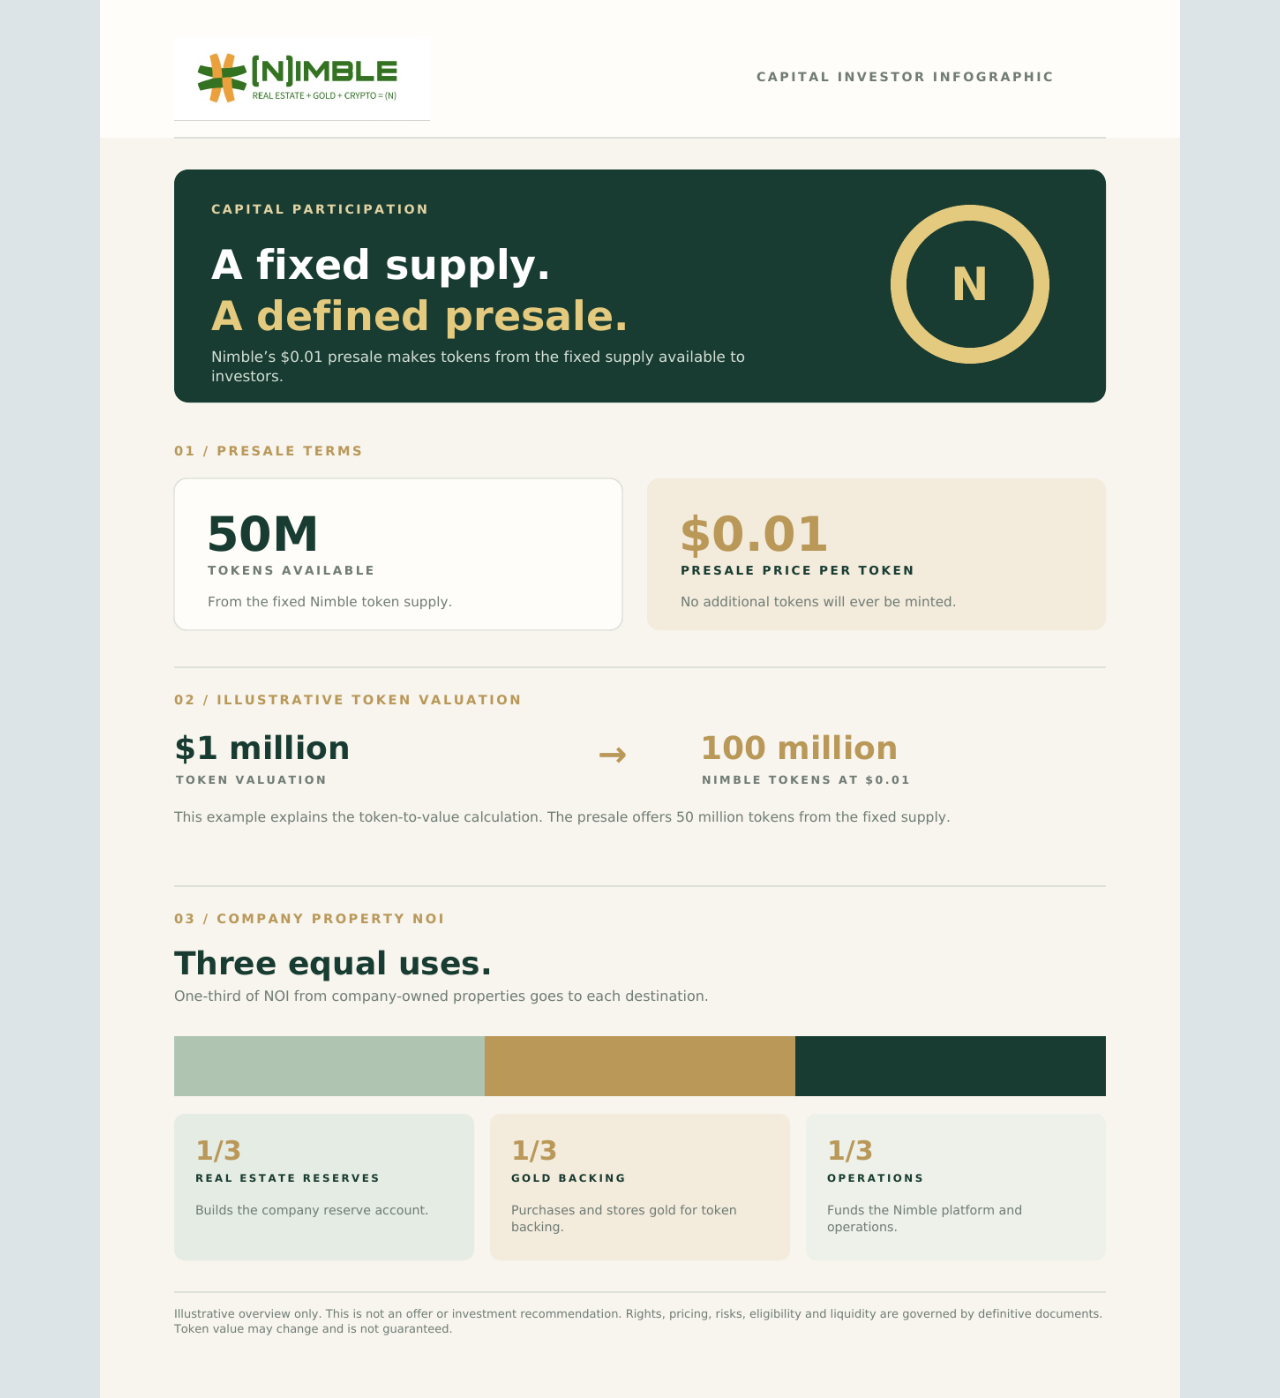
<file: capital-investor-infographic-original.html>
<!doctype html>
<html lang="en">
<head>
<meta charset="utf-8">
<meta name="viewport" content="width=device-width,initial-scale=1">
<title>Capital Investors — Infographic (original) | Project Nimble</title>
<style>body{margin:0;background:#dde4e8;display:flex;justify-content:center}img{width:min(100%,1080px);height:auto;display:block}</style>
</head>
<body>
<img src="capital-investor-infographic.png" alt="Capital Investors infographic (original)">
</body>
</html>
</file>
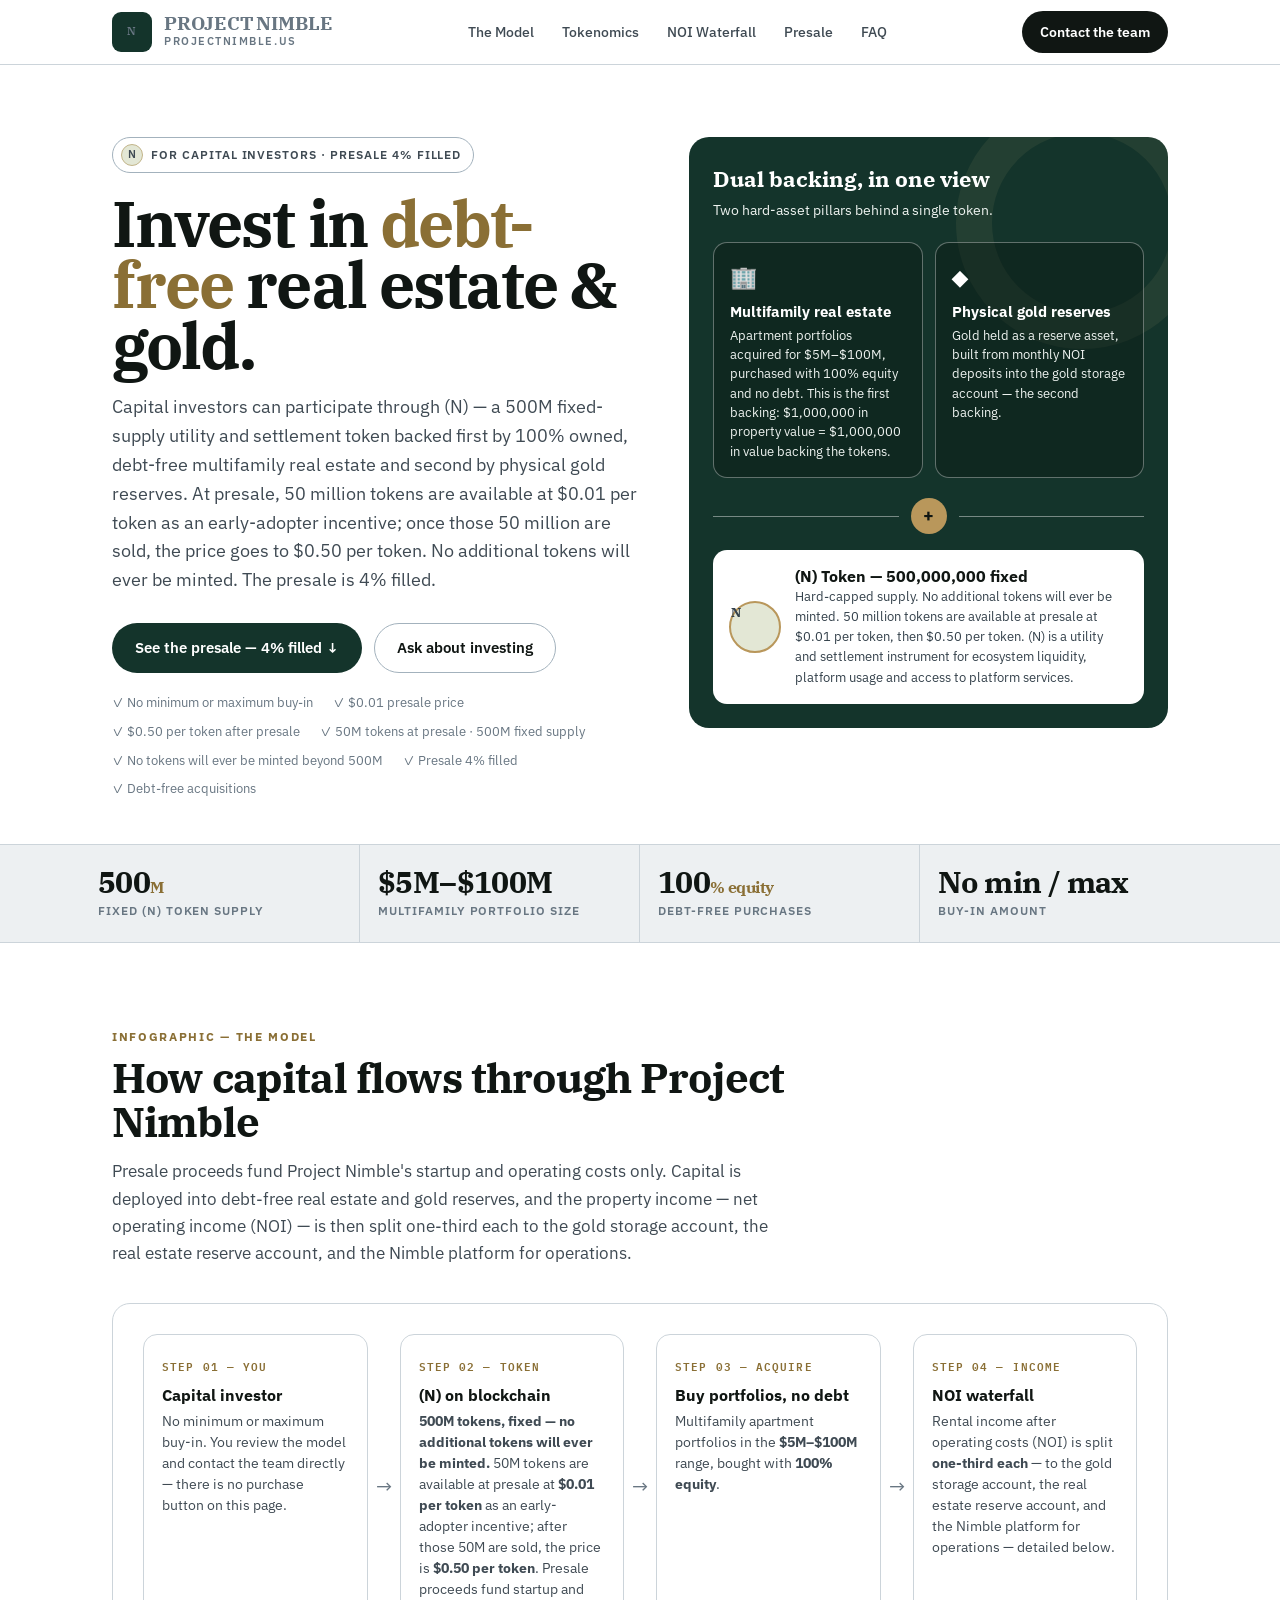
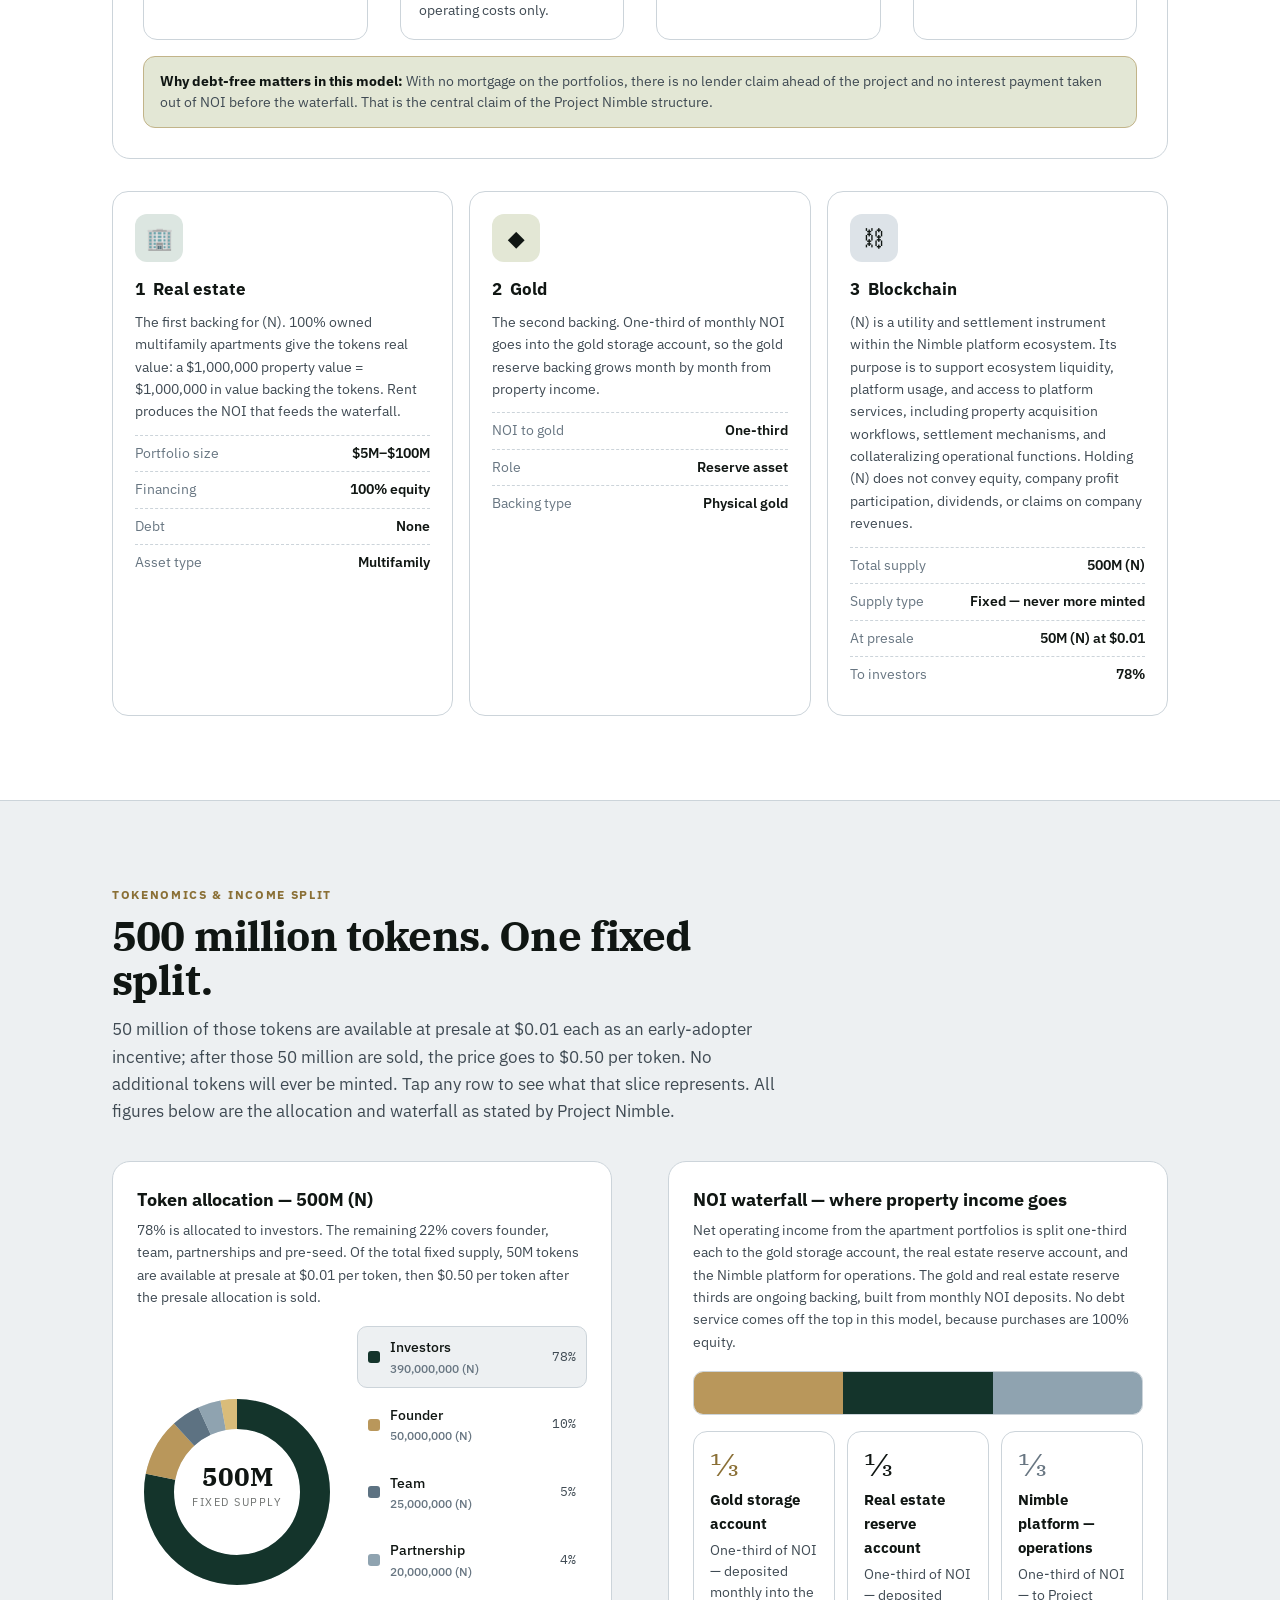
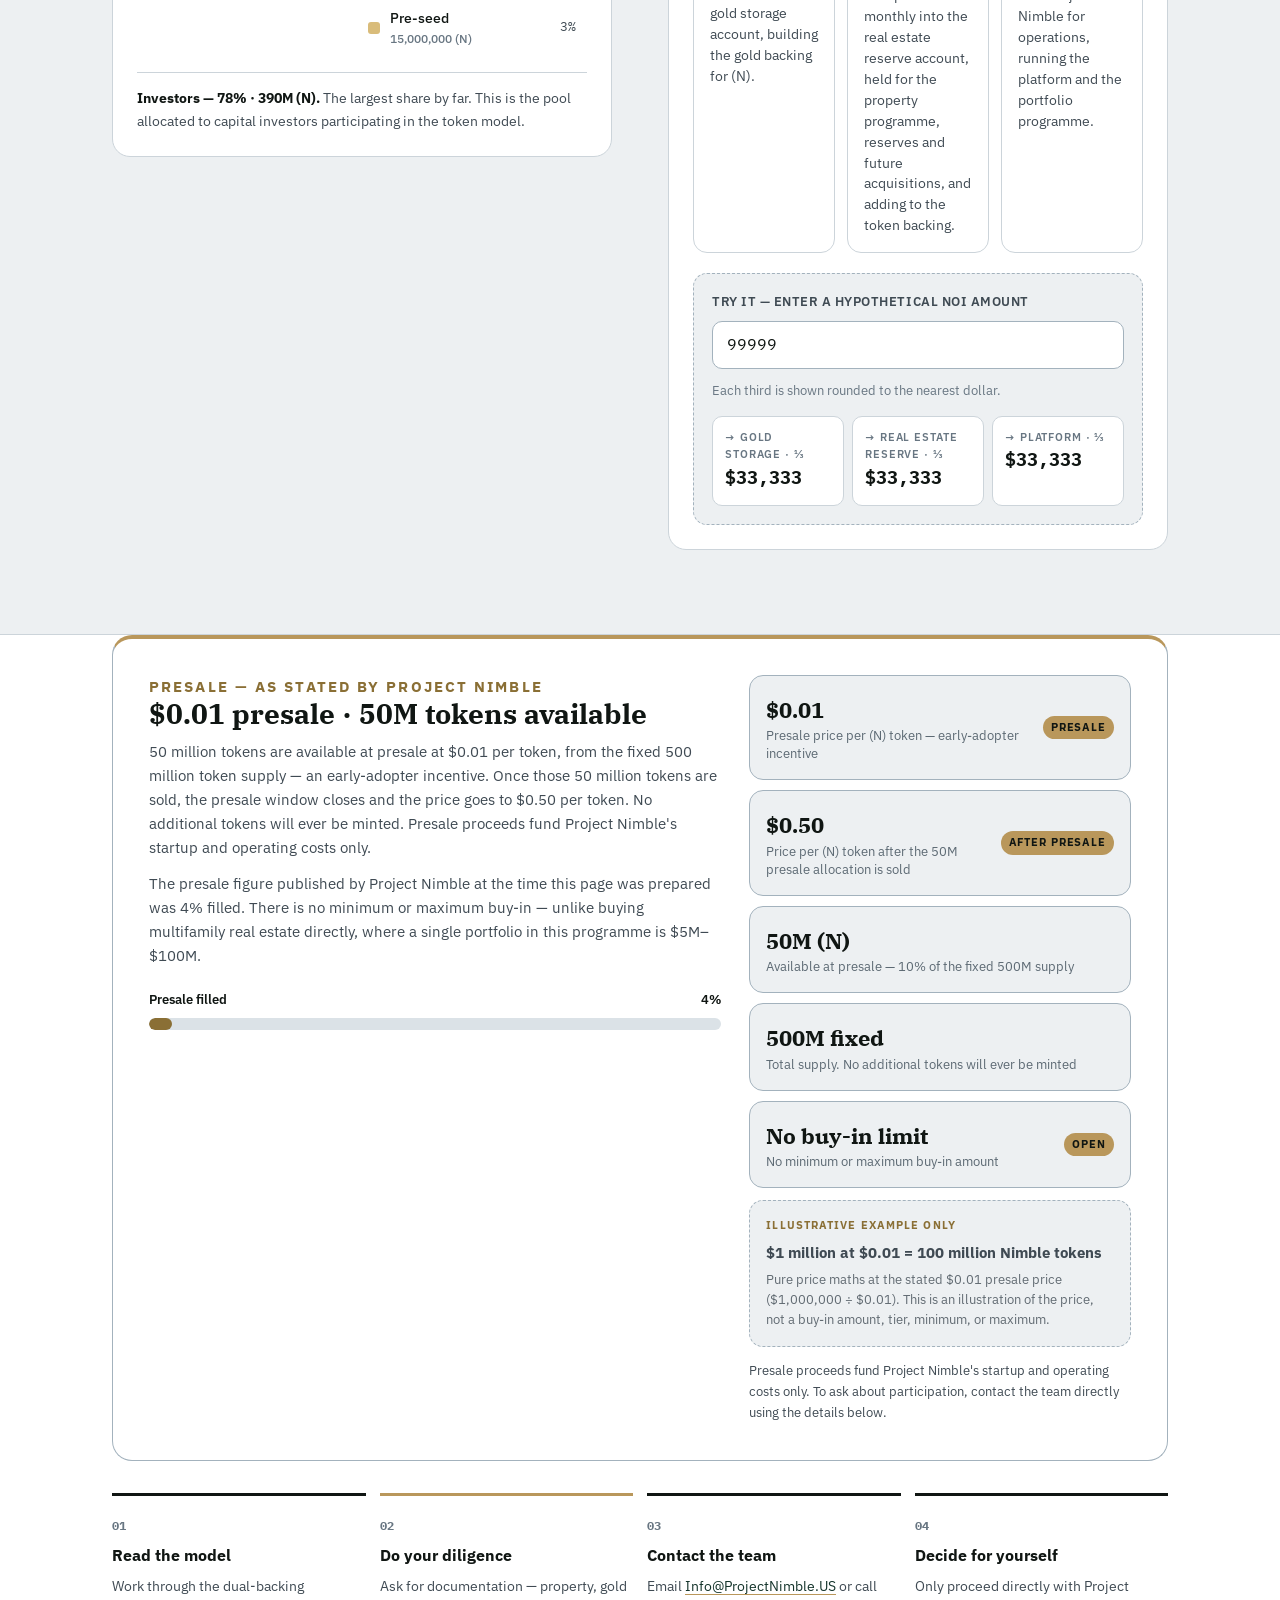
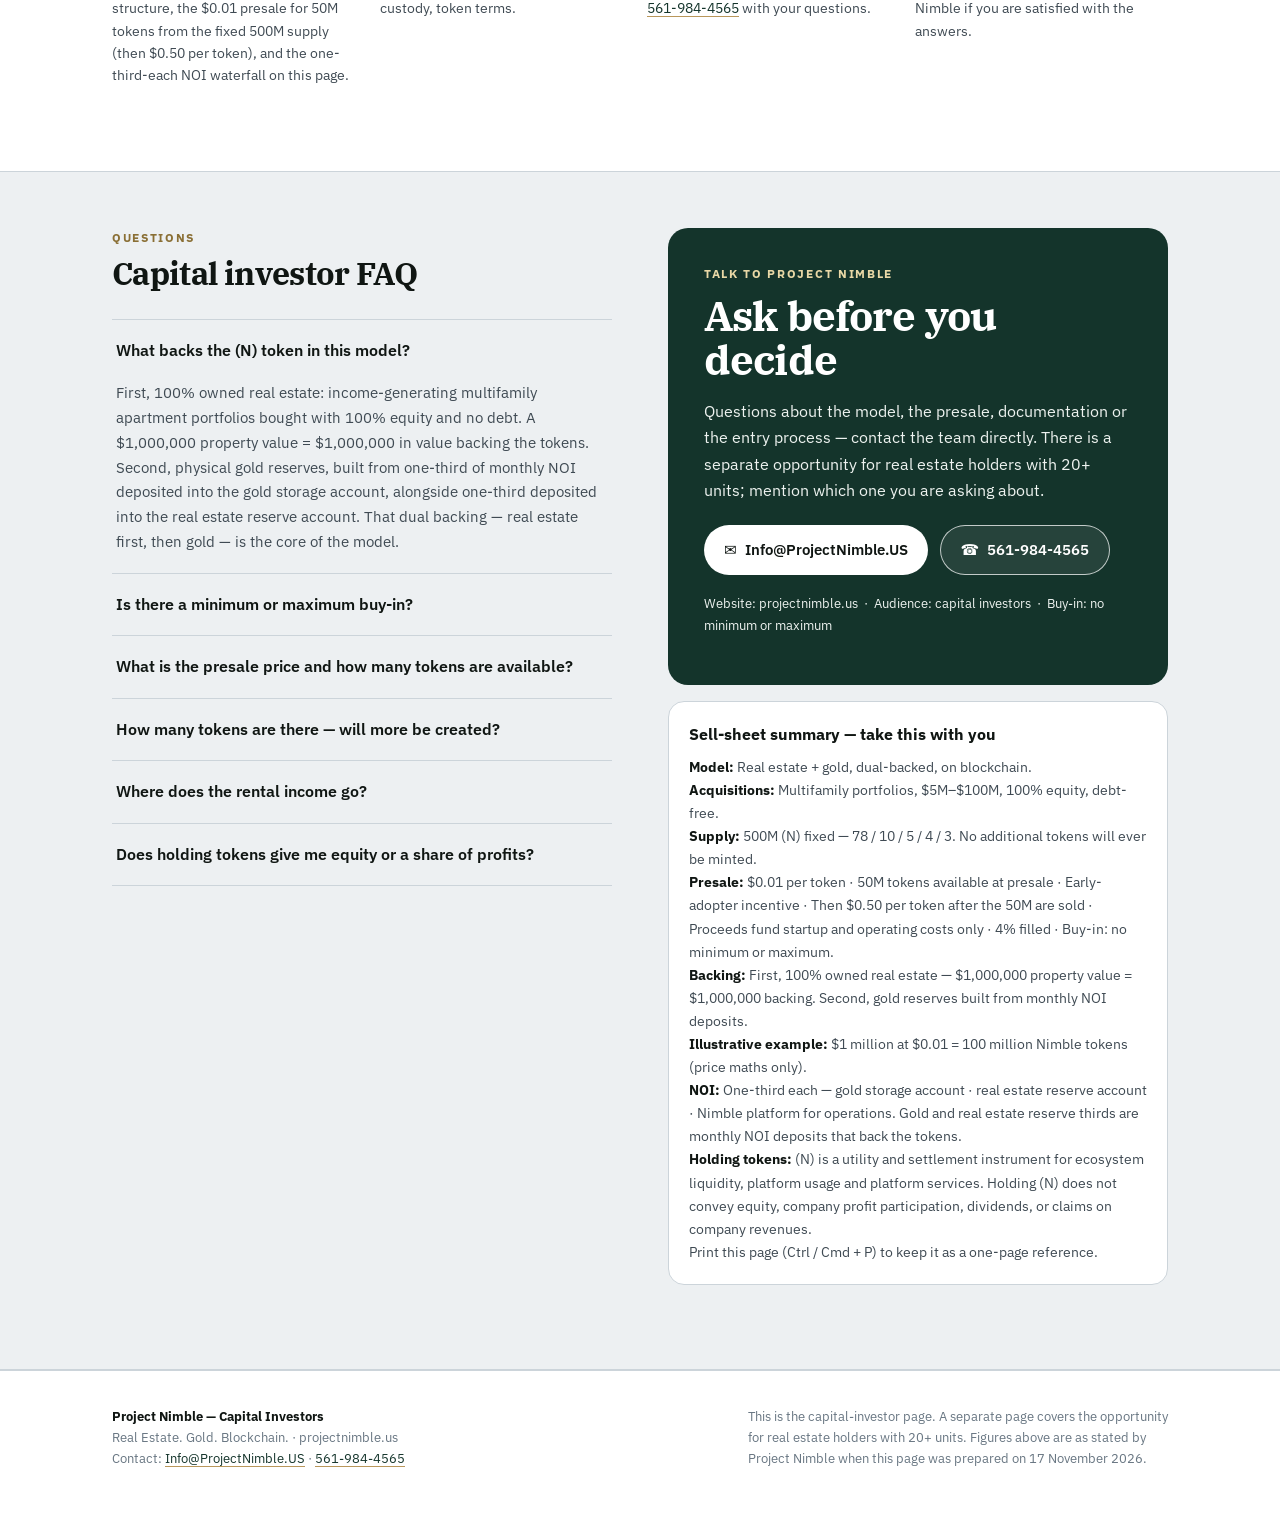
<file: financial-investors-new.html>
<!doctype html>
<html lang="en">
<head>
<meta charset="utf-8">
<meta name="viewport" content="width=device-width, initial-scale=1, viewport-fit=cover">
<meta name="color-scheme" content="light dark">
<link rel="icon" href="data:,">
<title>Project Nimble — Capital Investors</title>
<link rel="preconnect" href="https://fonts.googleapis.com">
<link rel="preconnect" href="https://fonts.gstatic.com" crossorigin>
<link href="https://fonts.googleapis.com/css2?family=IBM+Plex+Mono:wght@400;500&family=IBM+Plex+Sans:wght@400;500;600;700&family=IBM+Plex+Serif:wght@500;600;700&display=swap" rel="stylesheet">
<style>
:root{
  --bg:#ffffff;
  --bg-2:#edf0f2;
  --bg-3:#dde3e8;
  --surface:#ffffff;
  --ink:#101613;
  --ink-2:#3f4a53;
  --ink-3:#687682;
  --line:#ccd4da;
  --line-2:#a3b2bd;
  --green:#14342b;
  --green-2:#1e4d3f;
  --green-light:#dce6e1;
  --gold:#b9975b;
  --gold-dark:#8a6f35;
  --gold-light:#e3e7d5;
  --gold-2:#d9bc7a;
  --accent:#14342b;
  --warn-bg:#e9efec;
  --warn-line:#c2b489;
  --radius:14px;
}
@media (prefers-color-scheme: dark){
  :root{
    --bg:#0e1216;
    --bg-2:#151a1f;
    --bg-3:#1f262d;
    --surface:#171d22;
    --ink:#f2f5f7;
    --ink-2:#d3dde3;
    --ink-3:#adbcc6;
    --line:#2c343c;
    --line-2:#3f4a54;
    --green:#d9bc7a;
    --green-2:#e6d5a3;
    --green-light:#1d2b25;
    --gold:#d9bc7a;
    --gold-dark:#d9bc7a;
    --gold-light:#232820;
    --warn-bg:#1a2420;
    --warn-line:#57503a;
    --accent:#d9bc7a;
  }
}
*{box-sizing:border-box}
html{scroll-behavior:smooth}
@media (prefers-reduced-motion: reduce){ html{scroll-behavior:auto} *{animation:none!important; transition:none!important} }
body{margin:0;font-family:"IBM Plex Sans",system-ui,sans-serif;background:var(--bg);color:var(--ink);line-height:1.6;-webkit-font-smoothing:antialiased}
a{color:var(--green);text-decoration-color:var(--gold);text-underline-offset:3px}
img,svg{display:block;max-width:100%}
.wrap{max-width:1120px;margin:0 auto;padding:0 20px}
@media(min-width:768px){.wrap{padding:0 32px}}

/* top bar */
.topbar{border-bottom:1px solid var(--line);background:var(--bg);position:sticky;top:0;z-index:20;backdrop-filter:saturate(1.2)}
.topbar-inner{display:flex;align-items:center;justify-content:space-between;gap:16px;min-height:64px}
.brand{display:flex;align-items:center;gap:12px;text-decoration:none;color:var(--ink)}
.mark{width:40px;height:40px;border-radius:9px;background:var(--green);color:#fff;display:grid;place-items:center;font-family:"IBM Plex Serif",serif;font-weight:700;font-size:20px;letter-spacing:-.02em;flex-shrink:0}
@media (prefers-color-scheme: dark){.mark{background:var(--gold);color:#101613}}
.brand strong{font-family:"IBM Plex Serif",serif;font-size:19px;line-height:1;letter-spacing:-.01em;display:block}
.brand span{font-size:11px;letter-spacing:.14em;text-transform:uppercase;color:var(--ink-3);font-weight:600}
.nav{display:none;gap:4px}
@media(min-width:820px){.nav{display:flex}}
.nav a{font-size:14px;font-weight:500;color:var(--ink-2);text-decoration:none;padding:10px 12px;border-radius:8px;min-height:40px;display:inline-flex;align-items:center}
.nav a:hover{background:var(--bg-2);color:var(--ink)}
.top-cta{display:inline-flex;align-items:center;min-height:42px;padding:0 18px;background:var(--ink);color:var(--bg);border-radius:999px;font-size:14px;font-weight:600;text-decoration:none;white-space:nowrap}
@media (prefers-color-scheme: dark){.top-cta{background:var(--gold);color:#101613}}

/* hero */
.hero{padding:48px 0 0;overflow:hidden}
@media(min-width:768px){.hero{padding:72px 0 0}}
.eyebrow{display:inline-flex;align-items:center;gap:8px;border:1px solid var(--line-2);border-radius:999px;padding:6px 12px 6px 8px;font-size:12px;font-weight:600;letter-spacing:.08em;text-transform:uppercase;color:var(--ink-2);background:var(--surface)}
.eyebrow i{width:22px;height:22px;border-radius:999px;background:var(--gold-light);border:1px solid var(--warn-line);display:grid;place-items:center;font-style:normal;font-size:11px}
.hero-grid{display:grid;gap:40px}
@media(min-width:900px){.hero-grid{grid-template-columns:1.05fr .95fr;gap:48px;align-items:start}}
.hero h1{font-family:"IBM Plex Serif",serif;font-size:clamp(40px,6vw,64px);line-height:.95;letter-spacing:-.03em;margin:20px 0 18px;font-weight:700}
.hero h1 em{font-style:normal;color:var(--gold-dark);font-weight:700;text-decoration:none;border-bottom:none}
.hero-sub{font-size:18px;line-height:1.6;color:var(--ink-2);max-width:560px;margin:0}
.hero-actions{display:flex;flex-wrap:wrap;gap:12px;margin-top:28px}
.btn{display:inline-flex;align-items:center;justify-content:center;min-height:50px;padding:0 22px;border-radius:999px;font-weight:600;font-size:15px;text-decoration:none;border:1px solid transparent}
.btn-primary{background:var(--green);color:#fff}
@media (prefers-color-scheme: dark){.btn-primary{background:var(--gold);color:#101613}}
.btn-secondary{background:transparent;color:var(--ink);border-color:var(--line-2)}
.hero-meta{display:flex;flex-wrap:wrap;gap:8px 20px;margin-top:20px;font-size:13px;color:var(--ink-3)}
.hero-meta span{display:inline-flex;gap:6px;align-items:center}

/* dual backing visual card */
.backing-card{background:var(--green);color:#fff;border-radius:20px;padding:24px;position:relative;overflow:hidden}
@media (prefers-color-scheme: dark){.backing-card{background:#122620;border:1px solid var(--line-2)}}
.backing-card::after{content:"";position:absolute;right:-40px;top:-40px;width:180px;height:180px;border-radius:50%;border:36px solid rgba(217,188,122,.08)}
.backing-card h2{font-family:"IBM Plex Serif",serif;font-size:22px;font-weight:700;color:#ffffff;margin:0 0 4px;position:relative;z-index:1}
.backing-card p{margin:0;color:#eef3f0;font-size:14px;line-height:1.55;position:relative;z-index:1}
.dual{display:grid;grid-template-columns:1fr 1fr;gap:12px;margin:20px 0;position:relative;z-index:1}
.dual-box{background:rgba(10,22,18,.38);border:1px solid rgba(255,255,255,.34);border-radius:14px;padding:16px}
.dual-box .icon{font-size:22px;margin-bottom:8px}
.dual-box strong{display:block;font-size:15px;line-height:1.3;color:#ffffff;font-weight:700}
.dual-box span{font-size:12.5px;color:#eef3f0;line-height:1.55;display:block;margin-top:4px}
.plus{display:flex;align-items:center;gap:12px;position:relative;z-index:1}
.plus-line{flex:1;height:1px;background:rgba(255,255,255,.42)}
.plus-badge{width:36px;height:36px;border-radius:50%;background:var(--gold);color:#101613;display:grid;place-items:center;font-weight:700;font-size:18px;flex-shrink:0}
.token-result{margin-top:16px;background:#fff;color:#101613;border-radius:14px;padding:16px;display:flex;gap:14px;align-items:center;position:relative;z-index:1}
.token-coin{width:52px;height:52px;border-radius:50%;background:var(--gold-light);border:2px solid var(--gold);display:grid;place-items:center;font-family:"IBM Plex Serif",serif;font-weight:700;font-size:22px;color:var(--gold-dark);flex-shrink:0}
.token-result strong{font-size:16px;line-height:1.3;display:block;color:#101613}
.token-result span{font-size:13px;color:#34414b;line-height:1.55;display:block}

/* stats */
.stats{margin-top:44px;border-top:1px solid var(--line);border-bottom:1px solid var(--line);background:var(--bg-2)}
.stats-grid{display:grid;grid-template-columns:1fr 1fr}
@media(min-width:768px){.stats-grid{grid-template-columns:repeat(4,1fr)}}
.stat{padding:22px 18px;border-right:1px solid var(--line)}
.stat:last-child{border-right:0}
@media(max-width:767px){.stat:nth-child(2){border-right:0}.stat:nth-child(1),.stat:nth-child(2){border-bottom:1px solid var(--line)}}
.stat b{font-family:"IBM Plex Serif",serif;font-size:30px;line-height:1;letter-spacing:-.02em;display:block}
.stat b small{font-size:16px;color:var(--gold-dark)}
.stat span{font-size:12px;letter-spacing:.08em;text-transform:uppercase;font-weight:600;color:var(--ink-3);display:block;margin-top:6px;line-height:1.4}

/* sections */
.section{padding:64px 0}
@media(min-width:768px){.section{padding:84px 0}}
.section.alt{background:var(--bg-2);border-top:1px solid var(--line);border-bottom:1px solid var(--line)}
.kicker{font-size:12px;font-weight:700;letter-spacing:.14em;text-transform:uppercase;color:var(--gold-dark);margin:0 0 10px}
.section h2{font-family:"IBM Plex Serif",serif;font-size:clamp(30px,4vw,42px);line-height:1.05;letter-spacing:-.02em;margin:0 0 14px;max-width:680px}
.section-lead{font-size:17px;color:var(--ink-2);max-width:680px;margin:0}
.two-col{display:grid;gap:36px}
@media(min-width:900px){.two-col{grid-template-columns:1fr 1fr;gap:56px;align-items:start}}

/* flow infographic */
.flow{margin-top:36px;background:var(--surface);border:1px solid var(--line);border-radius:18px;padding:22px}
@media(min-width:768px){.flow{padding:30px}}
.flow-steps{display:grid;gap:0}
@media(min-width:820px){.flow-steps{grid-template-columns:1fr auto 1fr auto 1fr auto 1fr;align-items:stretch}}
.flow-step{border:1px solid var(--line);border-radius:14px;padding:18px;background:var(--bg)}
.flow-step .num{font-family:"IBM Plex Mono",monospace;font-size:11px;font-weight:600;letter-spacing:.1em;color:var(--gold-dark);text-transform:uppercase}
.flow-step h3{margin:6px 0 6px;font-size:16px;line-height:1.3}
.flow-step p{margin:0;font-size:13.5px;color:var(--ink-2);line-height:1.55}
.flow-arrow{display:grid;place-items:center;padding:8px;color:var(--ink-3);font-size:20px}
@media(max-width:819px){.flow-arrow{transform:rotate(90deg);padding:2px}}
.flow-note{margin-top:16px;padding:14px 16px;background:var(--gold-light);border:1px solid var(--warn-line);border-radius:12px;font-size:13.5px;color:var(--ink-2);line-height:1.55}
.flow-note strong{color:var(--ink)}

/* pillars */
.pillars{display:grid;gap:16px;margin-top:32px}
@media(min-width:768px){.pillars{grid-template-columns:repeat(3,1fr)}}
.pillar{background:var(--surface);border:1px solid var(--line);border-radius:16px;padding:22px}
.pillar-icon{width:48px;height:48px;border-radius:12px;display:grid;place-items:center;font-size:22px;margin-bottom:14px}
.pillar:nth-child(1) .pillar-icon{background:var(--green-light)}
.pillar:nth-child(2) .pillar-icon{background:var(--gold-light)}
.pillar:nth-child(3) .pillar-icon{background:var(--bg-3)}
.pillar h3{margin:0 0 8px;font-size:17px}
.pillar p{margin:0;font-size:14px;color:var(--ink-2);line-height:1.6}
.pillar ul{margin:12px 0 0;padding:0;list-style:none}
.pillar li{font-size:13.5px;padding:7px 0;border-top:1px dashed var(--line);display:flex;justify-content:space-between;gap:12px}
.pillar li span{color:var(--ink-3)}
.pillar li strong{font-weight:600;white-space:nowrap}

/* charts */
.chart-card{background:var(--surface);border:1px solid var(--line);border-radius:18px;padding:24px}
.chart-card h3{margin:0 0 4px;font-size:18px}
.chart-card>p{margin:0 0 18px;font-size:14px;color:var(--ink-2)}
.donut-wrap{display:grid;gap:20px;align-items:center}
@media(min-width:560px){.donut-wrap{grid-template-columns:200px 1fr}}
.legend{list-style:none;margin:0;padding:0;display:grid;gap:6px}
.legend button{width:100%;display:flex;align-items:center;gap:10px;text-align:left;background:transparent;border:1px solid transparent;border-radius:10px;padding:9px 10px;min-height:44px;cursor:pointer;font:inherit;color:var(--ink)}
.legend button:hover,.legend button.active{border-color:var(--line);background:var(--bg-2)}
.dot{width:12px;height:12px;border-radius:3px;flex-shrink:0}
.legend .lbl{flex:1;font-size:14px;font-weight:500}
.legend .val{font-family:"IBM Plex Mono",monospace;font-size:13px;color:var(--ink-2)}
.legend .amt{font-size:12px;color:var(--ink-3);display:block}
.donut-detail{margin-top:14px;border-top:1px solid var(--line);padding-top:14px;font-size:14px;color:var(--ink-2);min-height:52px}
.donut-detail strong{color:var(--ink)}

/* waterfall */
.stacked{height:44px;border-radius:10px;overflow:hidden;display:flex;border:1px solid var(--line)}
.stacked div{height:100%}
.wf-grid{display:grid;gap:12px;margin-top:16px}
@media(min-width:768px){.wf-grid{grid-template-columns:repeat(3,1fr)}}
.wf-item{border:1px solid var(--line);border-radius:14px;padding:16px;background:var(--bg)}
.wf-item .pct{font-family:"IBM Plex Serif",serif;font-size:32px;line-height:1}
.wf-item h4{margin:8px 0 4px;font-size:15px}
.wf-item p{margin:0;font-size:13.5px;color:var(--ink-2);line-height:1.55}
.calc{margin-top:20px;border:1px dashed var(--line-2);border-radius:14px;padding:18px;background:var(--bg-2)}
.calc label{font-size:13px;font-weight:600;letter-spacing:.04em;text-transform:uppercase;color:var(--ink-2);display:block;margin-bottom:8px}
.calc-row{display:flex;flex-wrap:wrap;gap:12px;align-items:center}
.calc input{flex:1;min-width:160px;min-height:48px;border:1px solid var(--line-2);border-radius:10px;padding:0 14px;font:inherit;font-size:16px;background:var(--surface);color:var(--ink)}
.calc-results{display:grid;gap:8px;margin-top:14px}
@media(min-width:640px){.calc-results{grid-template-columns:repeat(3,1fr)}}
.calc-results div{background:var(--surface);border:1px solid var(--line);border-radius:10px;padding:12px}
.calc-results span{font-size:11px;letter-spacing:.08em;text-transform:uppercase;font-weight:600;color:var(--ink-3);display:block}
.calc-results strong{font-size:18px;font-family:"IBM Plex Mono",monospace}

/* presale */
.presale-card{background:#ffffff;color:#101613;border:1px solid var(--line-2);border-top:4px solid var(--gold);border-radius:20px;padding:28px;display:grid;gap:28px}
@media(min-width:820px){.presale-card{grid-template-columns:1.2fr .8fr;padding:36px}}
.presale-card h3{font-family:"IBM Plex Serif",serif;font-size:28px;line-height:1.1;margin:0 0 10px}
.presale-card p{color:#3f4a53;margin:0;font-size:15px;line-height:1.6}
.progress{margin-top:22px}
.progress-head{display:flex;justify-content:space-between;font-size:13px;font-weight:600;margin-bottom:8px}
.progress-track{height:12px;background:#dbe2e7;border-radius:999px;overflow:hidden}
.progress-fill{height:100%;width:4%;background:var(--gold-dark);border-radius:999px;transition:width 1s ease}
.tiers{display:grid;gap:10px}
.tier{border:1px solid var(--line-2);border-radius:14px;padding:16px;display:flex;justify-content:space-between;gap:16px;align-items:center;background:#edf0f2}
.tier strong{font-family:"IBM Plex Serif",serif;font-size:22px}
.tier span{font-size:13px;color:#5c6973;display:block;line-height:1.4}
.tier .tag{font-size:11px;font-weight:700;letter-spacing:.08em;text-transform:uppercase;background:var(--gold);color:#101613;padding:4px 8px;border-radius:999px;white-space:nowrap}

/* steps */
.steps{display:grid;gap:14px;margin-top:32px;counter-reset:step}
@media(min-width:768px){.steps{grid-template-columns:repeat(4,1fr)}}
.step{border-top:3px solid var(--ink);padding-top:16px}
.step:nth-child(2){border-color:var(--gold)}
.step b{font-family:"IBM Plex Mono",monospace;font-size:12px;color:var(--ink-3)}
.step h3{margin:6px 0 6px;font-size:16px}
.step p{margin:0;font-size:14px;color:var(--ink-2);line-height:1.6}

/* faq */
.faq{margin-top:28px;border-top:1px solid var(--line)}
.faq details{border-bottom:1px solid var(--line)}
.faq summary{cursor:pointer;padding:18px 4px;font-weight:600;font-size:16px;min-height:52px;display:flex;align-items:center;list-style:none}
.faq summary::-webkit-details-marker{display:none}
.faq details p{margin:0;padding:0 4px 18px;color:var(--ink-2);font-size:15px;line-height:1.65;max-width:720px}

/* contact */
.contact{background:var(--green);color:#fff;border-radius:20px;padding:28px}
@media(min-width:768px){.contact{padding:36px}}
@media (prefers-color-scheme: dark){.contact{background:#122620;border:1px solid var(--line-2)}}
.contact h2{color:#ffffff;font-weight:700;margin:0 0 10px}
.contact .kicker{color:#e9d8a6 !important}
.contact p{color:#eef3f0;line-height:1.65;max-width:560px}
.contact-links{display:flex;flex-wrap:wrap;gap:12px;margin-top:22px}
.contact-links a{display:inline-flex;align-items:center;min-height:50px;padding:0 20px;border-radius:999px;font-weight:600;text-decoration:none;font-size:15px}
.contact-links .mail{background:#fff;color:#101613}
.contact-links .tel{background:rgba(255,255,255,.08);color:#ffffff;border:1px solid rgba(255,255,255,.72)}

footer{padding:36px 0 48px;border-top:1px solid var(--line)}
.footer-grid{display:flex;flex-wrap:wrap;gap:16px;justify-content:space-between;align-items:start}
footer p{font-size:13px;color:var(--ink-3);margin:0;line-height:1.6;max-width:640px}
.sr-only{position:absolute;width:1px;height:1px;overflow:hidden;clip:rect(0,0,0,0)}
</style>
</head>
<body>

<header class="topbar">
  <div class="wrap topbar-inner">
    <a class="brand" href="#top" aria-label="Project Nimble home">
      <span class="mark">N</span>
      <span><strong>Project Nimble</strong><span>projectnimble.us</span></span>
    </a>
    <nav class="nav" aria-label="Page">
      <a href="#model">The Model</a>
      <a href="#tokenomics">Tokenomics</a>
      <a href="#waterfall">NOI Waterfall</a>
      <a href="#presale">Presale</a>
      <a href="#faq">FAQ</a>
    </nav>
    <a class="top-cta" href="#contact">Contact the team</a>
  </div>
</header>

<main id="top">
  <!-- HERO -->
  <section class="hero">
    <div class="wrap">
      <div class="hero-grid">
        <div>
          <span class="eyebrow"><i>N</i> For Capital Investors · Presale 4% Filled</span>
          <h1>Invest in <em>debt-free</em> real estate &amp; gold.</h1>
          <p class="hero-sub">Capital investors can participate through (N) — a 500M fixed-supply utility and settlement token backed first by 100% owned, debt-free multifamily real estate and second by physical gold reserves. At presale, 50 million tokens are available at $0.01 per token as an early-adopter incentive; once those 50 million are sold, the price goes to $0.50 per token. No additional tokens will ever be minted. The presale is 4% filled.</p>
          <div class="hero-actions">
            <a class="btn btn-primary" href="#presale">See the presale — 4% filled ↓</a>
            <a class="btn btn-secondary" href="#contact">Ask about investing</a>
          </div>
          <div class="hero-meta">
            <span>✓ No minimum or maximum buy-in</span>
            <span>✓ $0.01 presale price</span>
            <span>✓ $0.50 per token after presale</span>
            <span>✓ 50M tokens at presale · 500M fixed supply</span>
            <span>✓ No tokens will ever be minted beyond 500M</span>
            <span>✓ Presale 4% filled</span>
            <span>✓ Debt-free acquisitions</span>
          </div>
        </div>

        <div class="backing-card" aria-label="Dual backing summary">
          <h2>Dual backing, in one view</h2>
          <p>Two hard-asset pillars behind a single token.</p>
          <div class="dual">
            <div class="dual-box">
              <div class="icon" aria-hidden="true">🏢</div>
              <strong>Multifamily real estate</strong>
              <span>Apartment portfolios acquired for $5M–$100M, purchased with 100% equity and no debt. This is the first backing: $1,000,000 in property value = $1,000,000 in value backing the tokens.</span>
            </div>
            <div class="dual-box">
              <div class="icon" aria-hidden="true">◆</div>
              <strong>Physical gold reserves</strong>
              <span>Gold held as a reserve asset, built from monthly NOI deposits into the gold storage account — the second backing.</span>
            </div>
          </div>
          <div class="plus"><span class="plus-line"></span><span class="plus-badge">+</span><span class="plus-line"></span></div>
          <div class="token-result">
            <span class="token-coin">N</span>
            <div><strong>(N) Token — 500,000,000 fixed</strong><span>Hard-capped supply. No additional tokens will ever be minted. 50 million tokens are available at presale at $0.01 per token, then $0.50 per token. (N) is a utility and settlement instrument for ecosystem liquidity, platform usage and access to platform services.</span></div>
          </div>
        </div>
      </div>
    </div>

    <div class="stats" aria-label="Key figures as stated by Project Nimble">
      <div class="wrap" style="padding-left:0;padding-right:0">
        <div class="stats-grid">
          <div class="stat"><b>500<small>M</small></b><span>Fixed (N) token supply</span></div>
          <div class="stat"><b>$5M–$100M</b><span>Multifamily portfolio size</span></div>
          <div class="stat"><b>100<small>% equity</small></b><span>Debt-free purchases</span></div>
          <div class="stat"><b>No min / max</b><span>Buy-in amount</span></div>
        </div>
      </div>
    </div>
  </section>

  <!-- MODEL / INFOGRAPHIC -->
  <section class="section" id="model">
    <div class="wrap">
      <p class="kicker">Infographic — The Model</p>
      <h2>How capital flows through Project Nimble</h2>
      <p class="section-lead">Presale proceeds fund Project Nimble's startup and operating costs only. Capital is deployed into debt-free real estate and gold reserves, and the property income — net operating income (NOI) — is then split one-third each to the gold storage account, the real estate reserve account, and the Nimble platform for operations.</p>

      <div class="flow" aria-label="Model flow diagram">
        <div class="flow-steps">
          <div class="flow-step"><span class="num">Step 01 — You</span><h3>Capital investor</h3><p>No minimum or maximum buy-in. You review the model and contact the team directly — there is no purchase button on this page.</p></div>
          <div class="flow-arrow" aria-hidden="true">→</div>
          <div class="flow-step"><span class="num">Step 02 — Token</span><h3>(N) on blockchain</h3><p><strong>500M tokens, fixed — no additional tokens will ever be minted.</strong> 50M tokens are available at presale at <strong>$0.01 per token</strong> as an early-adopter incentive; after those 50M are sold, the price is <strong>$0.50 per token</strong>. Presale proceeds fund startup and operating costs only.</p></div>
          <div class="flow-arrow" aria-hidden="true">→</div>
          <div class="flow-step"><span class="num">Step 03 — Acquire</span><h3>Buy portfolios, no debt</h3><p>Multifamily apartment portfolios in the <strong>$5M–$100M</strong> range, bought with <strong>100% equity</strong>.</p></div>
          <div class="flow-arrow" aria-hidden="true">→</div>
          <div class="flow-step"><span class="num">Step 04 — Income</span><h3>NOI waterfall</h3><p>Rental income after operating costs (NOI) is split <strong>one-third each</strong> — to the gold storage account, the real estate reserve account, and the Nimble platform for operations — detailed below.</p></div>
        </div>
        <div class="flow-note"><strong>Why debt-free matters in this model:</strong> With no mortgage on the portfolios, there is no lender claim ahead of the project and no interest payment taken out of NOI before the waterfall. That is the central claim of the Project Nimble structure.</div>
      </div>

      <div class="pillars">
        <article class="pillar">
          <div class="pillar-icon" aria-hidden="true">🏢</div>
          <h3>1 &nbsp;Real estate</h3>
          <p>The first backing for (N). 100% owned multifamily apartments give the tokens real value: a $1,000,000 property value = $1,000,000 in value backing the tokens. Rent produces the NOI that feeds the waterfall.</p>
          <ul>
            <li><span>Portfolio size</span><strong>$5M–$100M</strong></li>
            <li><span>Financing</span><strong>100% equity</strong></li>
            <li><span>Debt</span><strong>None</strong></li>
            <li><span>Asset type</span><strong>Multifamily</strong></li>
          </ul>
        </article>
        <article class="pillar">
          <div class="pillar-icon" aria-hidden="true">◆</div>
          <h3>2 &nbsp;Gold</h3>
          <p>The second backing. One-third of monthly NOI goes into the gold storage account, so the gold reserve backing grows month by month from property income.</p>
          <ul>
            <li><span>NOI to gold</span><strong>One-third</strong></li>
            <li><span>Role</span><strong>Reserve asset</strong></li>
            <li><span>Backing type</span><strong>Physical gold</strong></li>
          </ul>
        </article>
        <article class="pillar">
          <div class="pillar-icon" aria-hidden="true">⛓</div>
          <h3>3 &nbsp;Blockchain</h3>
          <p>(N) is a utility and settlement instrument within the Nimble platform ecosystem. Its purpose is to support ecosystem liquidity, platform usage, and access to platform services, including property acquisition workflows, settlement mechanisms, and collateralizing operational functions. Holding (N) does not convey equity, company profit participation, dividends, or claims on company revenues.</p>
          <ul>
            <li><span>Total supply</span><strong>500M (N)</strong></li>
            <li><span>Supply type</span><strong>Fixed — never more minted</strong></li>
            <li><span>At presale</span><strong>50M (N) at $0.01</strong></li>
            <li><span>To investors</span><strong>78%</strong></li>
          </ul>
        </article>
      </div>
    </div>
  </section>

  <!-- TOKENOMICS + WATERFALL -->
  <section class="section alt" id="tokenomics">
    <div class="wrap">
      <p class="kicker">Tokenomics &amp; Income Split</p>
      <h2>500 million tokens. One fixed split.</h2>
      <p class="section-lead">50 million of those tokens are available at presale at $0.01 each as an early-adopter incentive; after those 50 million are sold, the price goes to $0.50 per token. No additional tokens will ever be minted. Tap any row to see what that slice represents. All figures below are the allocation and waterfall as stated by Project Nimble.</p>

      <div class="two-col" style="margin-top:36px">
        <div class="chart-card">
          <h3>Token allocation — 500M (N)</h3>
          <p>78% is allocated to investors. The remaining 22% covers founder, team, partnerships and pre-seed. Of the total fixed supply, 50M tokens are available at presale at $0.01 per token, then $0.50 per token after the presale allocation is sold.</p>
          <div class="donut-wrap">
            <svg width="200" height="200" viewBox="0 0 200 200" role="img" aria-label="Donut chart: 78 percent investors, 10 percent founder, 5 percent team, 4 percent partnership, 3 percent pre-seed">
              <!-- circumference for r=78 is ~490.1 -->
              <circle cx="100" cy="100" r="78" fill="none" stroke="#d5dde2" stroke-width="30"/>
              <circle id="seg-investors" cx="100" cy="100" r="78" fill="none" stroke="#14342b" stroke-width="30" stroke-dasharray="382.3 490.1" transform="rotate(-90 100 100)"/>
              <circle id="seg-founder" cx="100" cy="100" r="78" fill="none" stroke="#b9975b" stroke-width="30" stroke-dasharray="49 490.1" stroke-dashoffset="-382.3" transform="rotate(-90 100 100)"/>
              <circle id="seg-team" cx="100" cy="100" r="78" fill="none" stroke="#5d7282" stroke-width="30" stroke-dasharray="24.5 490.1" stroke-dashoffset="-431.3" transform="rotate(-90 100 100)"/>
              <circle id="seg-partner" cx="100" cy="100" r="78" fill="none" stroke="#8fa3b0" stroke-width="30" stroke-dasharray="19.6 490.1" stroke-dashoffset="-455.8" transform="rotate(-90 100 100)"/>
              <circle id="seg-preseed" cx="100" cy="100" r="78" fill="none" stroke="#d9bc7a" stroke-width="30" stroke-dasharray="14.7 490.1" stroke-dashoffset="-475.4" transform="rotate(-90 100 100)"/>
              <text x="100" y="94" text-anchor="middle" font-family="IBM Plex Serif, serif" font-size="26" font-weight="700" fill="currentColor">500M</text>
              <text x="100" y="114" text-anchor="middle" font-size="11" letter-spacing="1.5" fill="currentColor" opacity=".6">FIXED SUPPLY</text>
            </svg>
            <ul class="legend" id="allocLegend">
              <li><button type="button" class="active" data-key="investors" data-title="Investors — 78% · 390M (N)" data-desc="The largest share by far. This is the pool allocated to capital investors participating in the token model."><span class="dot" style="background:#14342b"></span><span class="lbl">Investors<span class="amt">390,000,000 (N)</span></span><span class="val">78%</span></button></li>
              <li><button type="button" data-key="founder" data-title="Founder — 10% · 50M (N)" data-desc="Allocated to the founder. One in ten tokens sits in this slice of the fixed supply."><span class="dot" style="background:#b9975b"></span><span class="lbl">Founder<span class="amt">50,000,000 (N)</span></span><span class="val">10%</span></button></li>
              <li><button type="button" data-key="team" data-title="Team — 5% · 25M (N)" data-desc="Allocated to the team building and operating the platform and property programme."><span class="dot" style="background:#5d7282"></span><span class="lbl">Team<span class="amt">25,000,000 (N)</span></span><span class="val">5%</span></button></li>
              <li><button type="button" data-key="partner" data-title="Partnership — 4% · 20M (N)" data-desc="Reserved for partnerships — the relationships that source and support portfolio acquisitions."><span class="dot" style="background:#8fa3b0"></span><span class="lbl">Partnership<span class="amt">20,000,000 (N)</span></span><span class="val">4%</span></button></li>
              <li><button type="button" data-key="preseed" data-title="Pre-seed — 3% · 15M (N)" data-desc="The smallest slice, allocated to pre-seed participation ahead of the wider investor allocation."><span class="dot" style="background:#d9bc7a"></span><span class="lbl">Pre-seed<span class="amt">15,000,000 (N)</span></span><span class="val">3%</span></button></li>
            </ul>
          </div>
          <div class="donut-detail" id="allocDetail" aria-live="polite"><strong>Investors — 78% · 390M (N).</strong> The largest share by far. This is the pool allocated to capital investors participating in the token model.</div>
        </div>

        <div class="chart-card" id="waterfall">
          <h3>NOI waterfall — where property income goes</h3>
          <p>Net operating income from the apartment portfolios is split one-third each to the gold storage account, the real estate reserve account, and the Nimble platform for operations. The gold and real estate reserve thirds are ongoing backing, built from monthly NOI deposits. No debt service comes off the top in this model, because purchases are 100% equity.</p>
          <div class="stacked" role="img" aria-label="Stacked bar: one-third gold storage account, one-third real estate reserve account, one-third Nimble platform operations">
            <div style="width:33.333%;background:#b9975b"></div>
            <div style="width:33.333%;background:#14342b"></div>
            <div style="width:33.334%;background:#8fa3b0"></div>
          </div>
          <div class="wf-grid">
            <div class="wf-item"><div class="pct" style="color:var(--gold-dark)">⅓</div><h4>Gold storage account</h4><p>One-third of NOI — deposited monthly into the gold storage account, building the gold backing for (N).</p></div>
            <div class="wf-item"><div class="pct">⅓</div><h4>Real estate reserve account</h4><p>One-third of NOI — deposited monthly into the real estate reserve account, held for the property programme, reserves and future acquisitions, and adding to the token backing.</p></div>
            <div class="wf-item"><div class="pct" style="color:var(--ink-3)">⅓</div><h4>Nimble platform — operations</h4><p>One-third of NOI — to Project Nimble for operations, running the platform and the portfolio programme.</p></div>
          </div>

          <div class="calc">
            <label for="noiInput">Try it — enter a hypothetical NOI amount</label>
            <div class="calc-row">
              <input id="noiInput" type="number" min="0" step="1000" value="99999" inputmode="numeric" aria-describedby="calcNote">
              <span style="font-size:13px;color:var(--ink-3)" id="calcNote">Each third is shown rounded to the nearest dollar.</span>
            </div>
            <div class="calc-results" aria-live="polite">
              <div><span>→ Gold storage · ⅓</span><strong id="calcGold">$33,333</strong></div>
              <div><span>→ Real estate reserve · ⅓</span><strong id="calcRE">$33,333</strong></div>
              <div><span>→ Platform · ⅓</span><strong id="calcPlat">$33,333</strong></div>
            </div>
          </div>
        </div>
      </div>
    </div>
  </section>

  <!-- PRESALE -->
  <section class="section" id="presale" style="padding-top:0">
    <div class="wrap">
      <div class="presale-card">
        <div>
          <p class="kicker" style="color:var(--gold-dark)">Presale — As Stated By Project Nimble</p>
          <h3>$0.01 presale · 50M tokens available</h3>
          <p>50 million tokens are available at presale at $0.01 per token, from the fixed 500 million token supply — an early-adopter incentive. Once those 50 million tokens are sold, the presale window closes and the price goes to $0.50 per token. No additional tokens will ever be minted. Presale proceeds fund Project Nimble's startup and operating costs only.</p>
          <p style="margin-top:12px">The presale figure published by Project Nimble at the time this page was prepared was 4% filled. There is no minimum or maximum buy-in — unlike buying multifamily real estate directly, where a single portfolio in this programme is $5M–$100M.</p>
          <div class="progress" aria-label="Presale 4 percent filled">
            <div class="progress-head"><span>Presale filled</span><span>4%</span></div>
            <div class="progress-track"><div class="progress-fill" id="presaleFill"></div></div>
          </div>
        </div>
        <div>
          <div class="tiers" aria-label="Presale terms">
            <div class="tier"><div><strong>$0.01</strong><span>Presale price per (N) token — early-adopter incentive</span></div><span class="tag">Presale</span></div>
            <div class="tier"><div><strong>$0.50</strong><span>Price per (N) token after the 50M presale allocation is sold</span></div><span class="tag">After presale</span></div>
            <div class="tier"><div><strong>50M (N)</strong><span>Available at presale — 10% of the fixed 500M supply</span></div></div>
            <div class="tier"><div><strong>500M fixed</strong><span>Total supply. No additional tokens will ever be minted</span></div></div>
            <div class="tier"><div><strong>No buy-in limit</strong><span>No minimum or maximum buy-in amount</span></div><span class="tag">Open</span></div>
          </div>
          <div style="margin-top:12px;border:1px dashed #a3b2bd;border-radius:14px;padding:16px;background:#edf0f2">
            <p style="margin:0 0 6px;font-size:11px;font-weight:700;letter-spacing:.1em;text-transform:uppercase;color:var(--gold-dark)">Illustrative example only</p>
            <p style="margin:0;font-size:15px;line-height:1.55"><strong>$1 million at $0.01 = 100 million Nimble tokens</strong></p>
            <p style="margin:6px 0 0;font-size:13px;line-height:1.55;opacity:.8">Pure price maths at the stated $0.01 presale price ($1,000,000 ÷ $0.01). This is an illustration of the price, not a buy-in amount, tier, minimum, or maximum.</p>
          </div>
          <p style="font-size:13px;margin-top:14px">Presale proceeds fund Project Nimble's startup and operating costs only. To ask about participation, contact the team directly using the details below.</p>
        </div>
      </div>

      <div class="steps" aria-label="How to enquire">
        <div class="step"><b>01</b><h3>Read the model</h3><p>Work through the dual-backing structure, the $0.01 presale for 50M tokens from the fixed 500M supply (then $0.50 per token), and the one-third-each NOI waterfall on this page.</p></div>
        <div class="step"><b>02</b><h3>Do your diligence</h3><p>Ask for documentation — property, gold custody, token terms.</p></div>
        <div class="step"><b>03</b><h3>Contact the team</h3><p>Email <a href="mailto:Info@ProjectNimble.US">Info@ProjectNimble.US</a> or call <a href="tel:+15619844565">561-984-4565</a> with your questions.</p></div>
        <div class="step"><b>04</b><h3>Decide for yourself</h3><p>Only proceed directly with Project Nimble if you are satisfied with the answers.</p></div>
      </div>
    </div>
  </section>

  <!-- FAQ + CONTACT -->
  <section class="section alt" id="faq" style="padding-top:56px">
    <div class="wrap">
      <div class="two-col">
        <div>
          <p class="kicker">Questions</p>
          <h2 style="font-size:32px">Capital investor FAQ</h2>
          <div class="faq">
            <details open><summary>What backs the (N) token in this model?</summary><p>First, 100% owned real estate: income-generating multifamily apartment portfolios bought with 100% equity and no debt. A $1,000,000 property value = $1,000,000 in value backing the tokens. Second, physical gold reserves, built from one-third of monthly NOI deposited into the gold storage account, alongside one-third deposited into the real estate reserve account. That dual backing — real estate first, then gold — is the core of the model.</p></details>
            <details><summary>Is there a minimum or maximum buy-in?</summary><p>No — there is no minimum or maximum buy-in. This page does not collect money — contact Project Nimble directly at Info@ProjectNimble.US or 561-984-4565 to enquire.</p></details>
            <details><summary>What is the presale price and how many tokens are available?</summary><p>The presale price is $0.01 per token, with 50 million tokens available at presale from the fixed 500 million supply. It is an early-adopter incentive, and presale proceeds fund Project Nimble's startup and operating costs only. Once those 50 million tokens are sold, the presale window closes and the price goes to $0.50 per token. As an illustrative example only of the price maths: $1 million at $0.01 = 100 million Nimble tokens. That example is not a buy-in amount, tier, minimum, or maximum.</p></details>
            <details><summary>How many tokens are there — will more be created?</summary><p>500 million (N), fixed. No additional tokens will ever be minted. The stated allocation is 78% investors (390M), 10% founder (50M), 5% team (25M), 4% partnership (20M) and 3% pre-seed (15M).</p></details>
            <details><summary>Where does the rental income go?</summary><p>Net operating income (NOI) is split one-third each to the gold storage account, the real estate reserve account, and the Nimble platform for operations. The gold storage and real estate reserve thirds are deposited monthly and form ongoing backing for the tokens; the platform third funds operations.</p></details>
            <details><summary>Does holding tokens give me equity or a share of profits?</summary><p>No. (N) is a utility and settlement instrument for ecosystem liquidity, platform usage, and access to platform services, including property acquisition workflows, settlement mechanisms, and collateralizing operational functions. Holding (N) does not convey equity, company profit participation, dividends, or claims on company revenues.</p></details>
          </div>
        </div>

        <div id="contact">
          <div class="contact">
            <p class="kicker" style="color:var(--gold-2)">Talk To Project Nimble</p>
            <h2>Ask before you decide</h2>
            <p>Questions about the model, the presale, documentation or the entry process — contact the team directly. There is a separate opportunity for real estate holders with 20+ units; mention which one you are asking about.</p>
            <div class="contact-links">
              <a class="mail" href="mailto:Info@ProjectNimble.US">✉ &nbsp;Info@ProjectNimble.US</a>
              <a class="tel" href="tel:+15619844565">☎ &nbsp;561-984-4565</a>
            </div>
            <p style="font-size:13px;margin-top:18px">Website: projectnimble.us &nbsp;·&nbsp; Audience: capital investors &nbsp;·&nbsp; Buy-in: no minimum or maximum</p>
          </div>
          <div style="margin-top:16px;border:1px solid var(--line);border-radius:16px;padding:20px;background:var(--surface)">
            <h3 style="margin:0 0 8px;font-size:16px">Sell-sheet summary — take this with you</h3>
            <p style="margin:0;font-size:14px;color:var(--ink-2);line-height:1.65"><strong style="color:var(--ink)">Model:</strong> Real estate + gold, dual-backed, on blockchain.<br><strong style="color:var(--ink)">Acquisitions:</strong> Multifamily portfolios, $5M–$100M, 100% equity, debt-free.<br><strong style="color:var(--ink)">Supply:</strong> 500M (N) fixed — 78 / 10 / 5 / 4 / 3. No additional tokens will ever be minted.<br><strong style="color:var(--ink)">Presale:</strong> $0.01 per token · 50M tokens available at presale · Early-adopter incentive · Then $0.50 per token after the 50M are sold · Proceeds fund startup and operating costs only · 4% filled · Buy-in: no minimum or maximum.<br><strong style="color:var(--ink)">Backing:</strong> First, 100% owned real estate — $1,000,000 property value = $1,000,000 backing. Second, gold reserves built from monthly NOI deposits.<br><strong style="color:var(--ink)">Illustrative example:</strong> $1 million at $0.01 = 100 million Nimble tokens (price maths only).<br><strong style="color:var(--ink)">NOI:</strong> One-third each — gold storage account · real estate reserve account · Nimble platform for operations. Gold and real estate reserve thirds are monthly NOI deposits that back the tokens.<br><strong style="color:var(--ink)">Holding tokens:</strong> (N) is a utility and settlement instrument for ecosystem liquidity, platform usage and platform services. Holding (N) does not convey equity, company profit participation, dividends, or claims on company revenues.<br>Print this page (Ctrl / Cmd + P) to keep it as a one-page reference.</p>
          </div>
        </div>
      </div>
    </div>
  </section>
</main>

<footer>
  <div class="wrap">
    <div class="footer-grid">
      <div>
        <p><strong style="color:var(--ink)">Project Nimble — Capital Investors</strong><br>Real Estate. Gold. Blockchain. · projectnimble.us<br>Contact: <a href="mailto:Info@ProjectNimble.US">Info@ProjectNimble.US</a> · <a href="tel:+15619844565">561-984-4565</a></p>
      </div>
      <p style="text-align:left;max-width:420px">This is the capital-investor page. A separate page covers the opportunity for real estate holders with 20+ units. Figures above are as stated by Project Nimble when this page was prepared on 17 November 2026.</p>
    </div>
  </div>
</footer>

<script>
(function(){
  // Token allocation explorer
  var detail = document.getElementById('allocDetail');
  var buttons = document.querySelectorAll('#allocLegend button');
  buttons.forEach(function(btn){
    btn.addEventListener('click', function(){
      buttons.forEach(function(b){ b.classList.remove('active'); });
      btn.classList.add('active');
      detail.innerHTML = '<strong>' + btn.getAttribute('data-title') + '.</strong> ' + btn.getAttribute('data-desc');
    });
  });

  // NOI calculator
  var input = document.getElementById('noiInput');
  var gold = document.getElementById('calcGold');
  var re = document.getElementById('calcRE');
  var plat = document.getElementById('calcPlat');
  function fmt(n){ return '$' + Math.round(n).toLocaleString('en-US'); }
  function update(){
    var v = parseFloat(input.value);
    if (isNaN(v) || v < 0) v = 0;
    var third = v / 3;
    gold.textContent = fmt(third);
    re.textContent = fmt(third);
    plat.textContent = fmt(third);
  }
  if (input){ input.addEventListener('input', update); update(); }

  // Animate presale bar when visible (respects reduced motion via CSS transition none)
  var fill = document.getElementById('presaleFill');
  if (fill){
    fill.style.width = '0%';
    var io = ('IntersectionObserver' in window) ? new IntersectionObserver(function(entries){
      entries.forEach(function(e){ if (e.isIntersecting){ fill.style.width = '4%'; io.disconnect(); } });
    }, {threshold: 0.3}) : null;
    if (io) io.observe(fill); else fill.style.width = '4%';
  }
})();
</script>
</body>
</html>
</file>
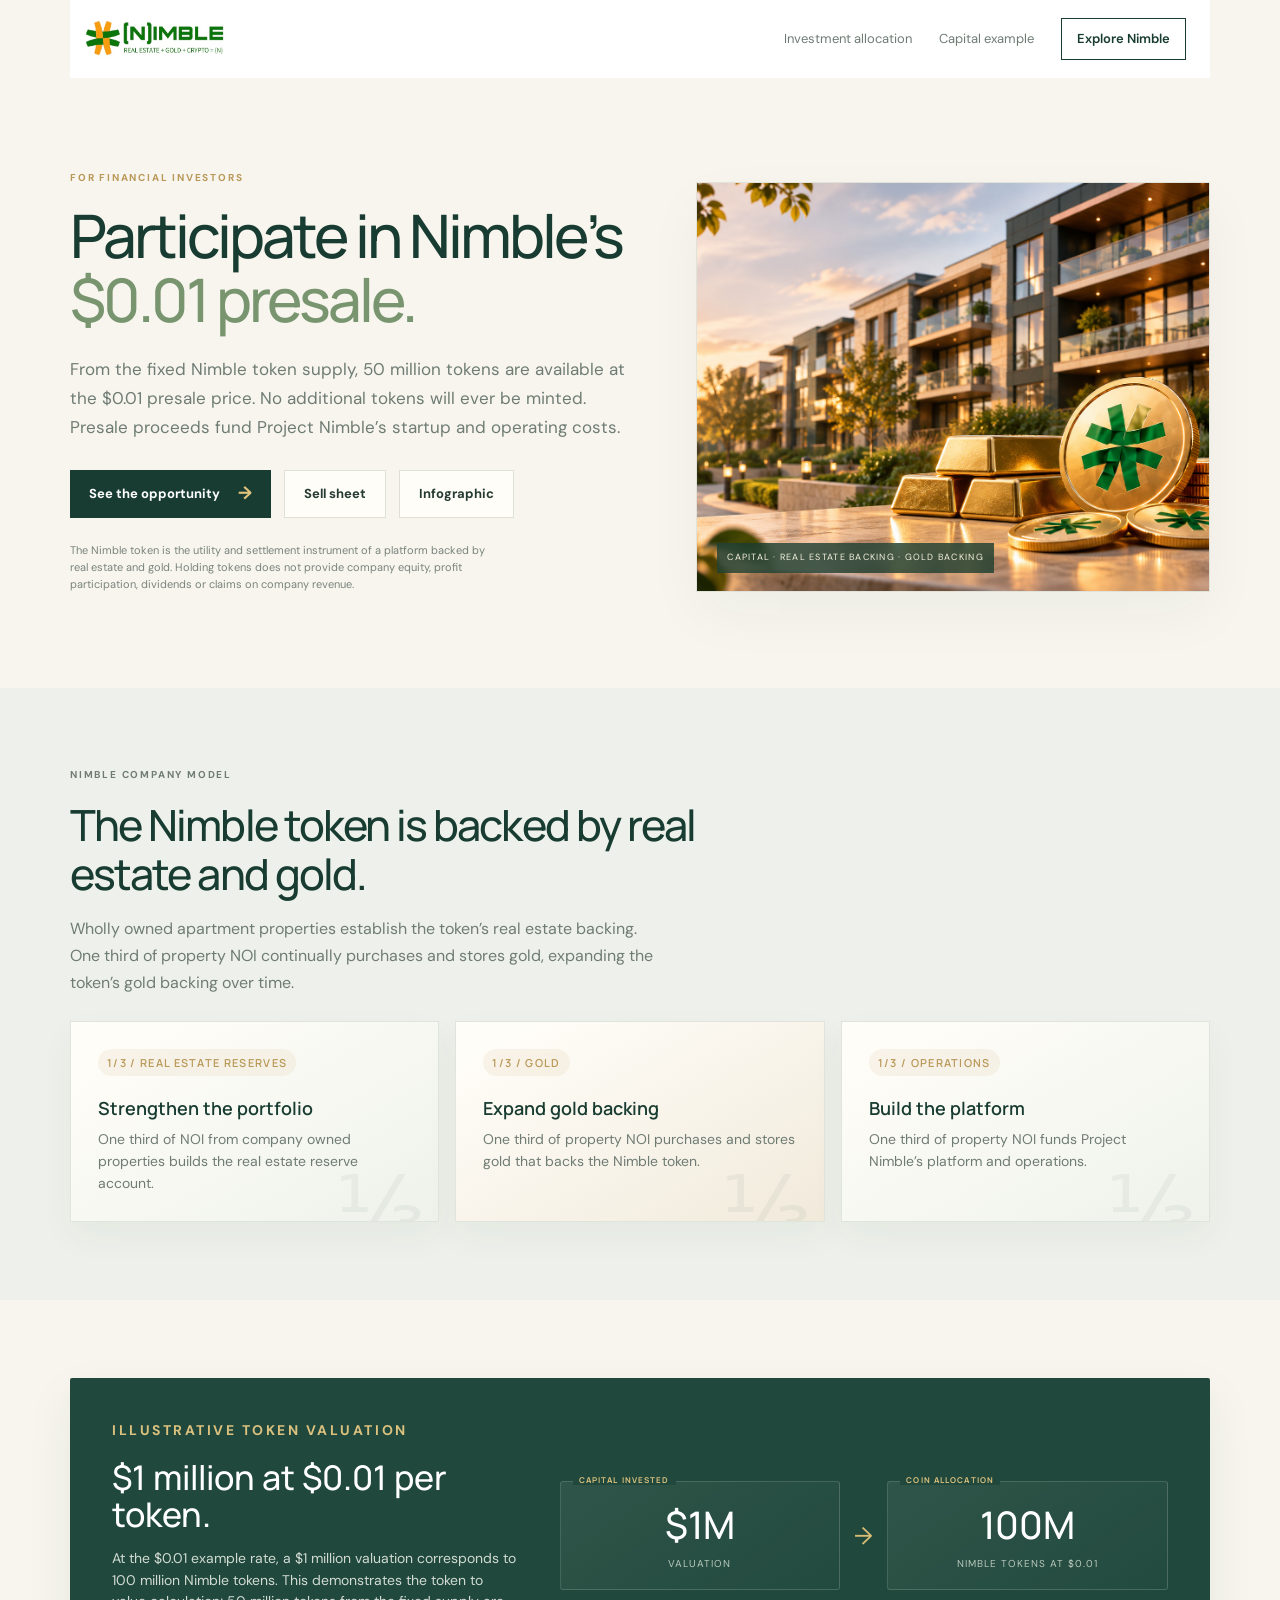
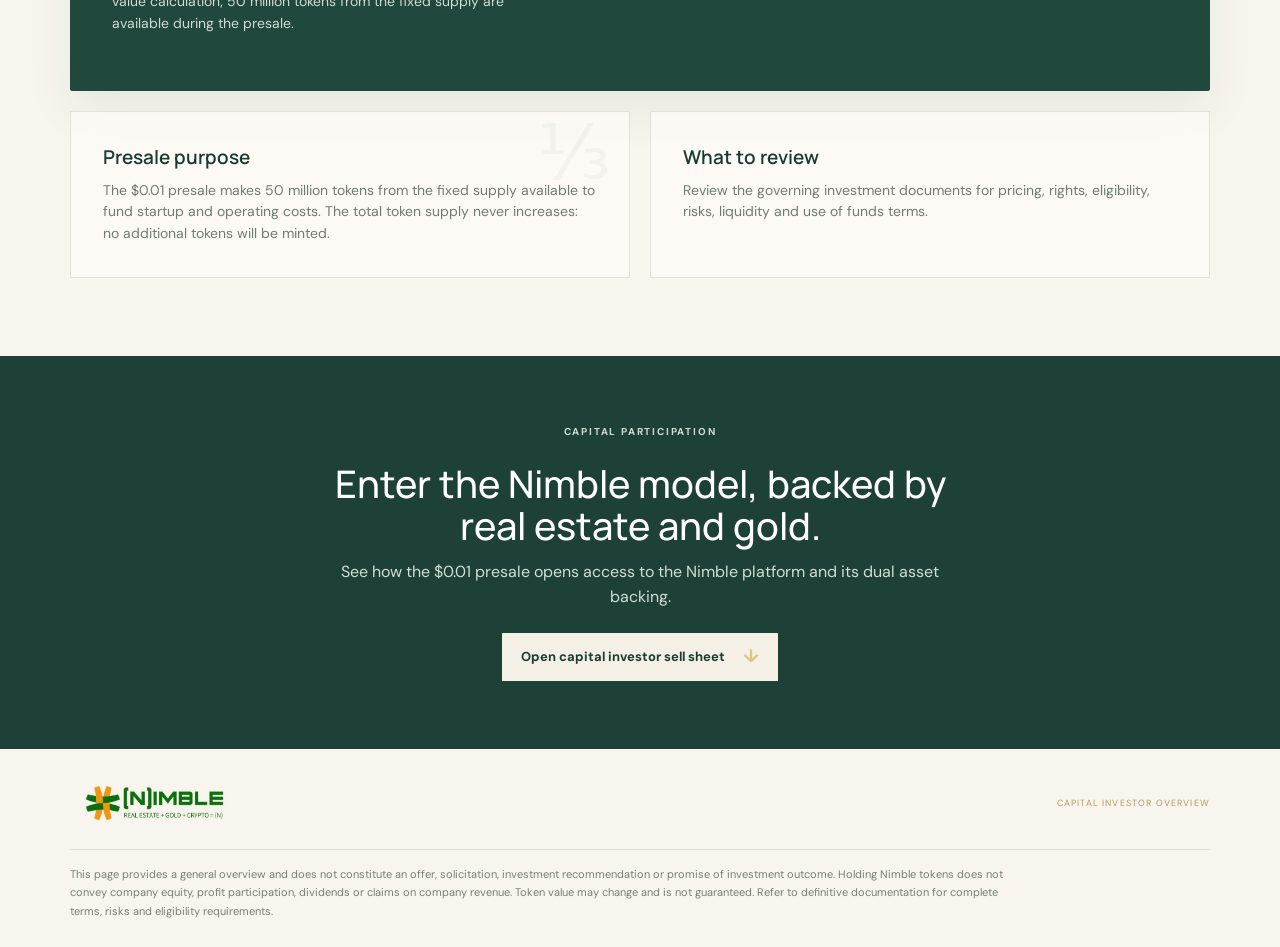
<file: financial-investors.html>
<!doctype html><html lang="en"><head><meta charset="utf-8"><meta name="viewport" content="width=device-width,initial-scale=1"><meta name="description" content="Participate in Project Nimble’s token model, backed by real estate and gold, through the $0.01 presale."><title>Financial Investors | Project Nimble</title><link rel="stylesheet" href="styles.css?v=7"></head><body>
<header class="header container"><a class="brand" href="index.html"><img class="brand-logo" src="nimble-logo.jpg" alt="Project Nimble logo: Real Estate + Gold + Crypto = (N)"></a><nav class="nav"><a href="#allocation">Investment allocation</a><a href="#terms">Capital example</a><a class="nav-cta" href="#next-step">Explore Nimble</a></nav></header>
<main><section class="container hero"><div><p class="kicker">For financial investors</p><h1>Participate in Nimble’s <em>$0.01 presale.</em></h1><p class="lede">From the fixed Nimble token supply, 50 million tokens are available at the $0.01 presale price. No additional tokens will ever be minted. Presale proceeds fund Project Nimble’s startup and operating costs.</p><div class="actions"><a class="button primary" href="#allocation">See the opportunity <b>→</b></a><a class="button secondary" href="capital-investor-sell-sheet.pdf">Sell sheet</a><a class="button secondary" href="capital-investor-infographic.png">Infographic</a></div><p class="hero-note">The Nimble token is the utility and settlement instrument of a platform backed by real estate and gold. Holding tokens does not provide company equity, profit participation, dividends or claims on company revenue.</p></div><div class="visual capital-photo"><img src="capital-investor-hero.png" alt="Modern multifamily property with gold bars and dimensional Nimble style coins"><span class="visual-label">Capital · real estate backing · gold backing</span></div></section>
<section class="section alt allocation-overview" id="allocation"><div class="container"><div class="section-head"><p class="kicker">Nimble company model</p><h2>The Nimble token is backed by real estate and gold.</h2><p>Wholly owned apartment properties establish the token’s real estate backing. One third of property NOI continually purchases and stores gold, expanding the token’s gold backing over time.</p></div><div class="steps allocation-steps"><article class="step" data-share="⅓"><span class="num">1/3 / REAL ESTATE RESERVES</span><h3>Strengthen the portfolio</h3><p>One third of NOI from company owned properties builds the real estate reserve account.</p></article><article class="step" data-share="⅓"><span class="num">1/3 / GOLD</span><h3>Expand gold backing</h3><p>One third of property NOI purchases and stores gold that backs the Nimble token.</p></article><article class="step" data-share="⅓"><span class="num">1/3 / OPERATIONS</span><h3>Build the platform</h3><p>One third of property NOI funds Project Nimble’s platform and operations.</p></article></div></div></section>
<section class="section" id="terms"><div class="container"><div class="example capital-example"><div><p class="kicker">Illustrative token valuation</p><h2>$1 million at $0.01 per token.</h2><p>At the $0.01 example rate, a $1 million valuation corresponds to 100 million Nimble tokens. This demonstrates the token to value calculation; 50 million tokens from the fixed supply are available during the presale.</p></div><div><div class="example-figure"><div><strong>$1M</strong><span>Valuation</span></div><div class="arrow">→</div><div><strong>100M</strong><span>Nimble tokens at $0.01</span></div></div></div></div><div class="split" style="margin-top:20px"><article class="split-card"><h3>Presale purpose</h3><p>The $0.01 presale makes 50 million tokens from the fixed supply available to fund startup and operating costs. The total token supply never increases: no additional tokens will be minted.</p></article><article class="split-card"><h3>What to review</h3><p>Review the governing investment documents for pricing, rights, eligibility, risks, liquidity and use of funds terms.</p></article></div></div></section>
<section class="closing" id="next-step"><div class="container"><p class="kicker">Capital participation</p><h2>Enter the Nimble model, backed by real estate and gold.</h2><p>See how the $0.01 presale opens access to the Nimble platform and its dual asset backing.</p><a class="button primary" href="capital-investor-sell-sheet.pdf">Open capital investor sell sheet <b>↓</b></a></div></section></main>
<footer class="container footer"><div class="footer-top"><a class="brand" href="index.html"><img class="brand-logo" src="nimble-logo.jpg" alt="Project Nimble logo: Real Estate + Gold + Crypto = (N)"></a><span>Capital investor overview</span></div><div class="disclaimer">This page provides a general overview and does not constitute an offer, solicitation, investment recommendation or promise of investment outcome. Holding Nimble tokens does not convey company equity, profit participation, dividends or claims on company revenue. Token value may change and is not guaranteed. Refer to definitive documentation for complete terms, risks and eligibility requirements.</div></footer></body></html>
</file>
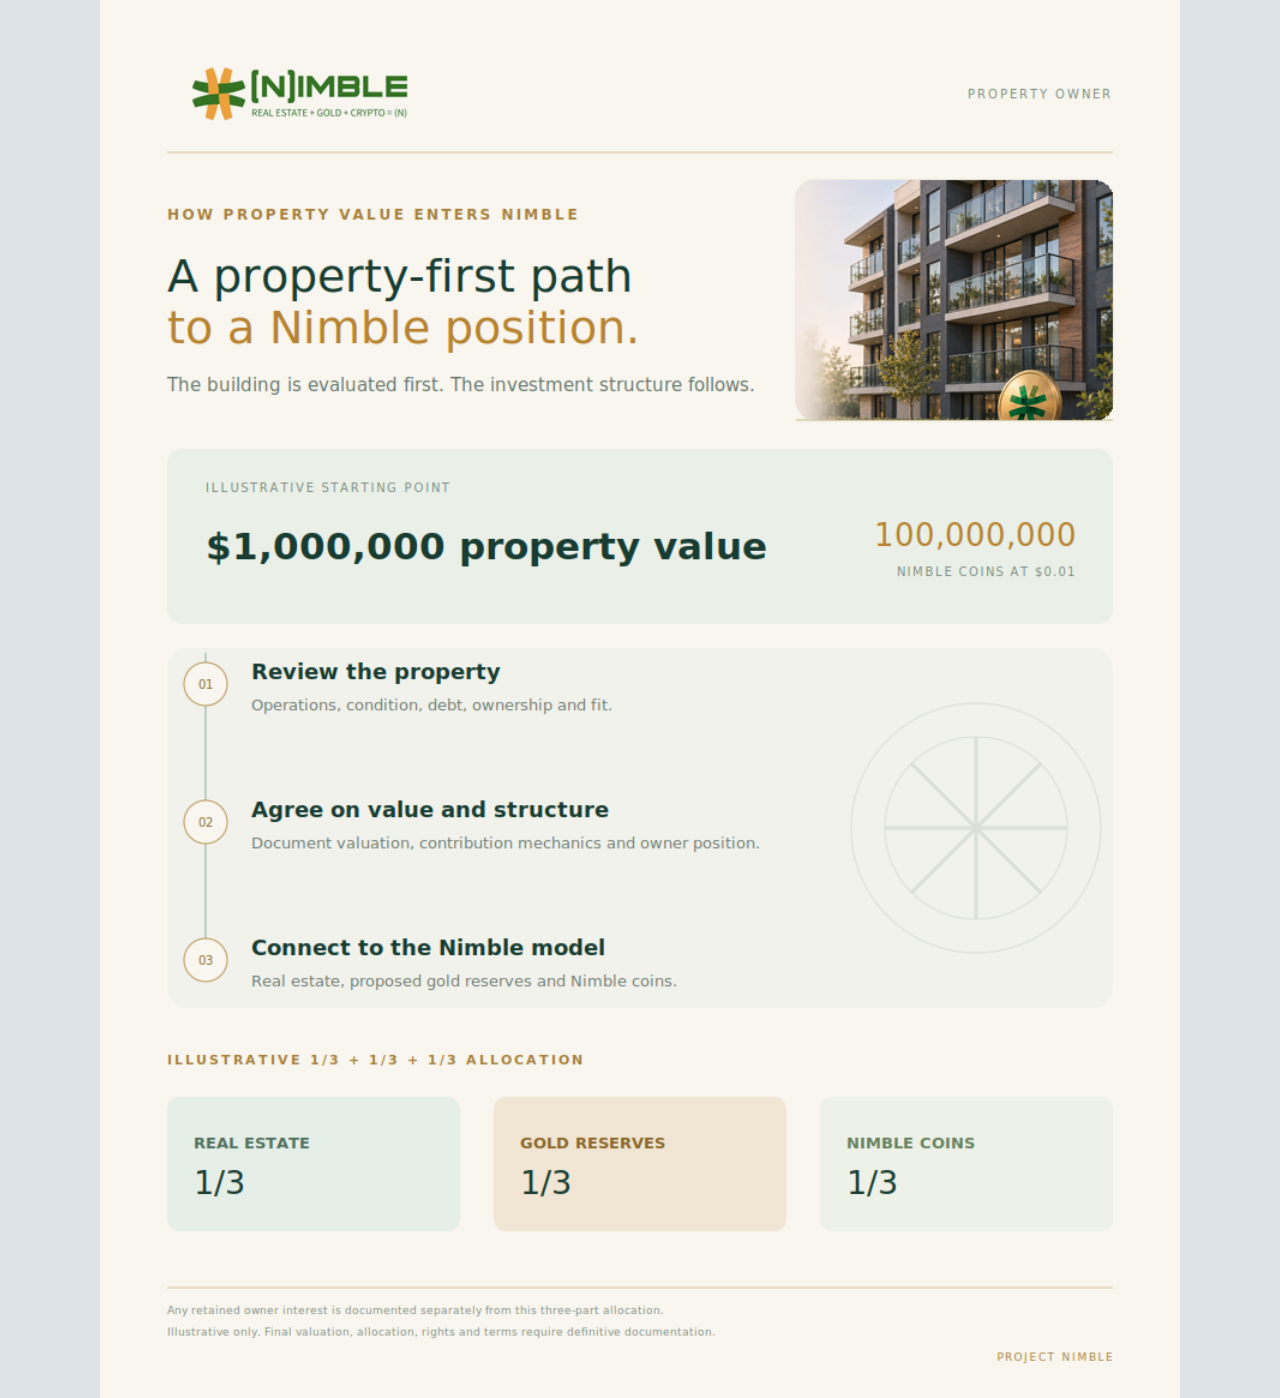
<file: property-owner-infographic-original.html>
<!doctype html>
<html lang="en">
<head>
<meta charset="utf-8">
<meta name="viewport" content="width=device-width,initial-scale=1">
<title>Real Estate Holders — Infographic (original) | Project Nimble</title>
<style>body{margin:0;background:#dde4e8;display:flex;justify-content:center}img{width:min(100%,1080px);height:auto;display:block}</style>
</head>
<body>
<img src="property-owner-infographic.png" alt="Real Estate Holders infographic (original)">
</body>
</html>
</file>
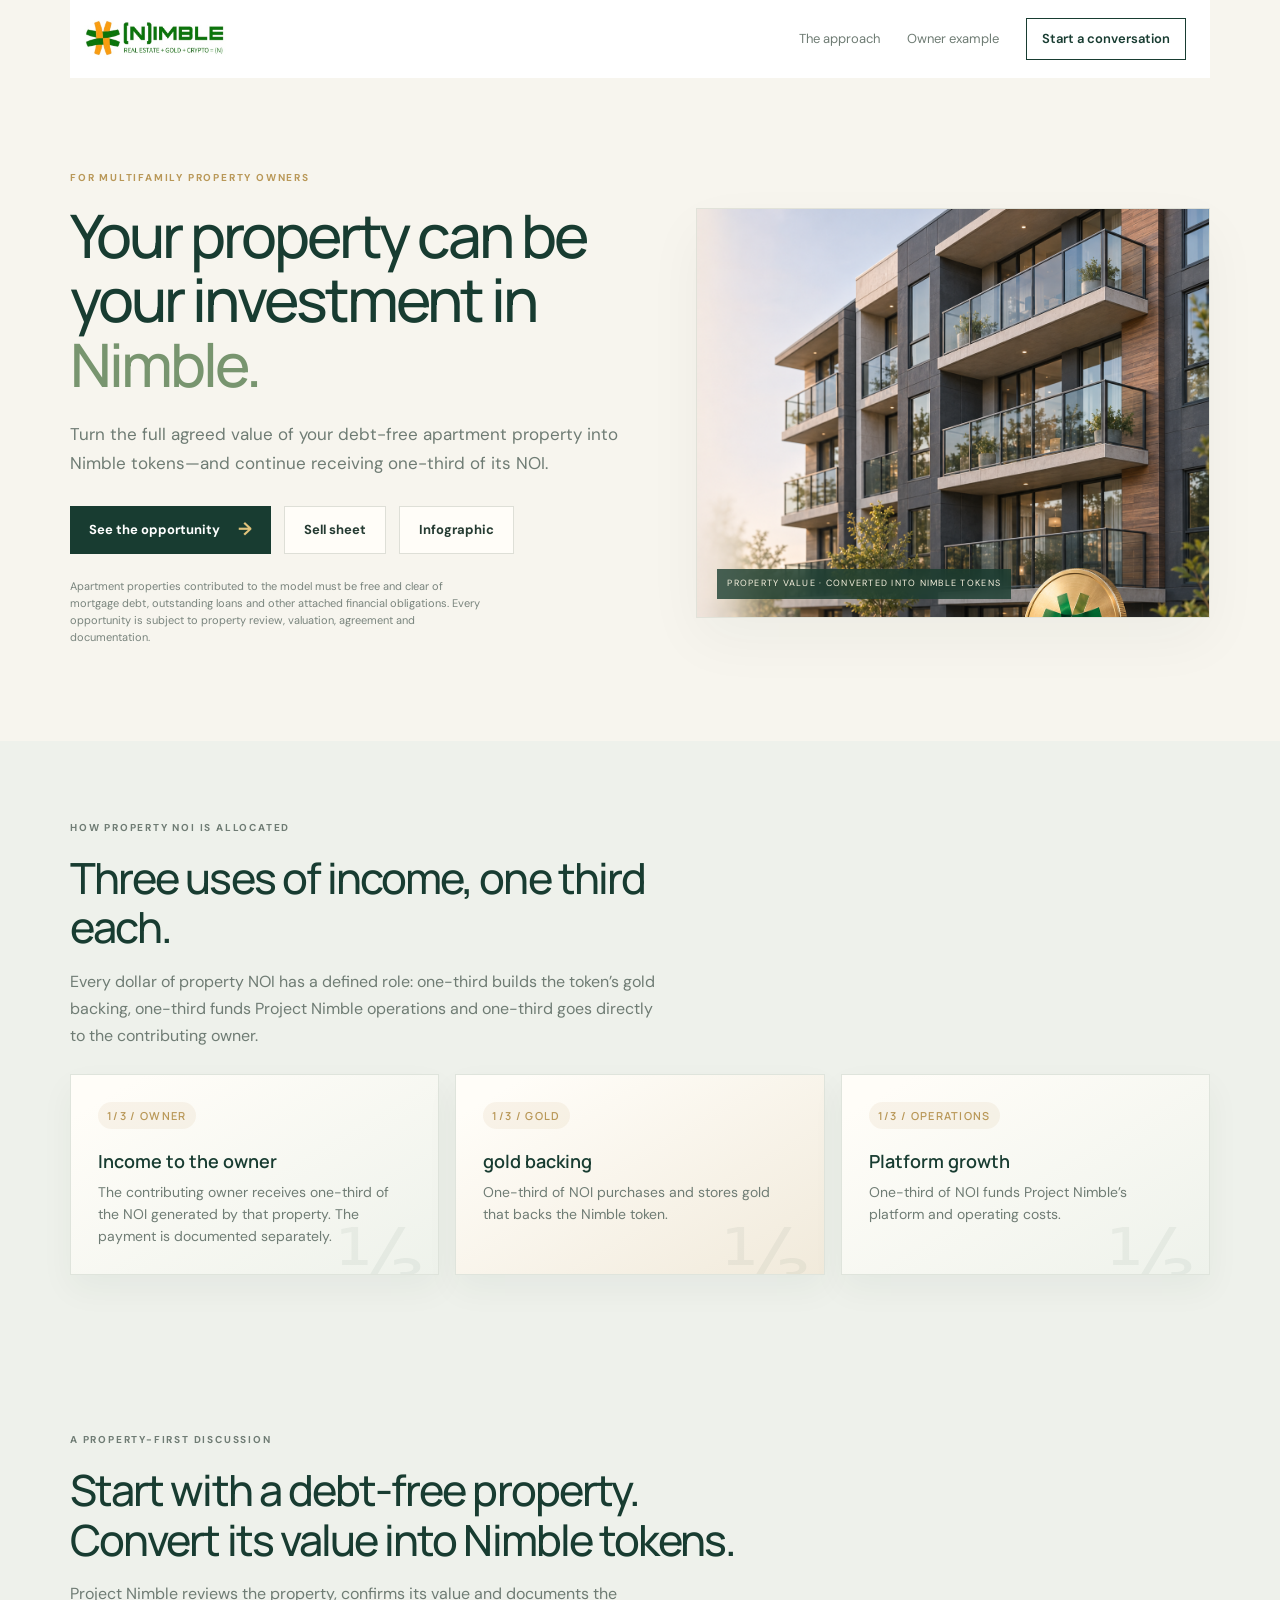
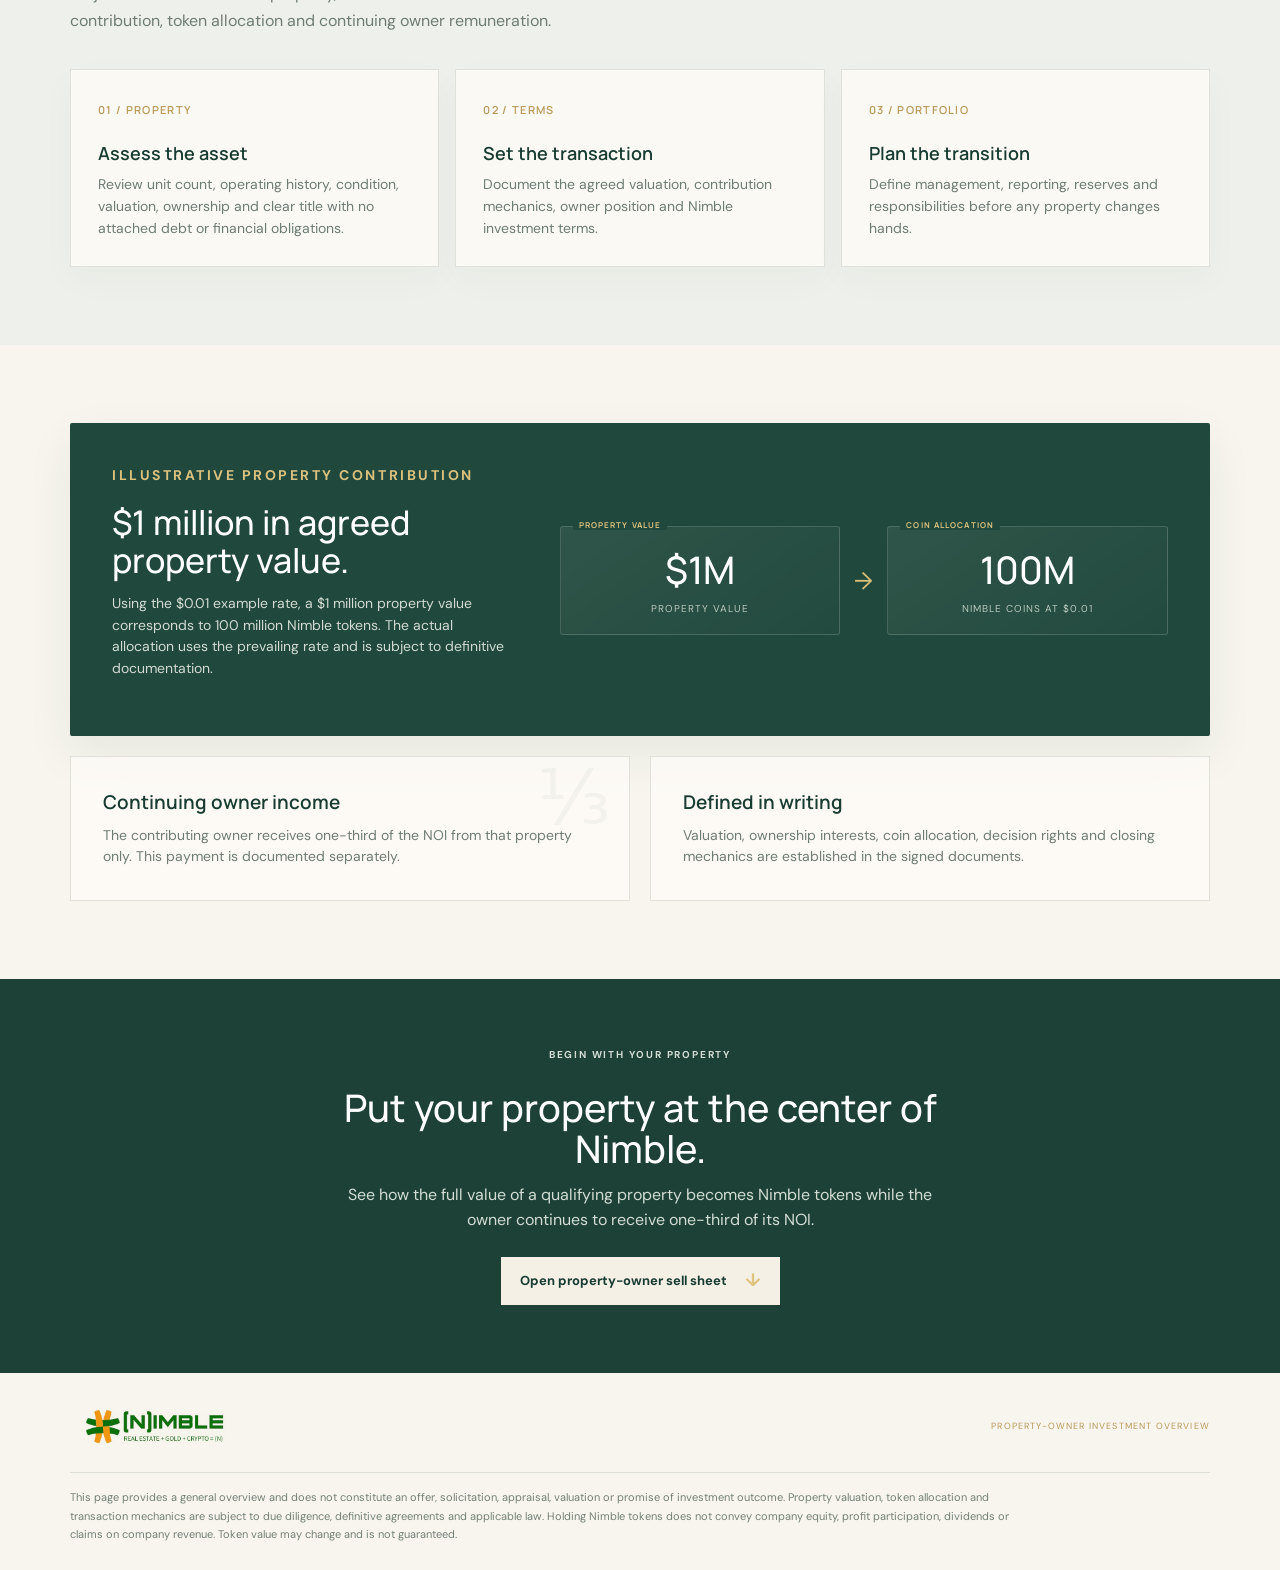
<file: property-owners.html>
<!doctype html><html lang="en"><head><meta charset="utf-8"><meta name="viewport" content="width=device-width,initial-scale=1"><meta name="description" content="Contribute a qualifying debt-free apartment property to Project Nimble’s real-estate- and gold-backed token model."><title>Property Owners | Project Nimble</title><link rel="stylesheet" href="styles.css?v=7"></head><body>
<header class="header container"><a class="brand" href="index.html"><img class="brand-logo" src="nimble-logo.jpg" alt="Project Nimble logo: Real Estate + Gold + Crypto = (N)"></a><nav class="nav"><a href="#approach">The approach</a><a href="#illustration">Owner example</a><a class="nav-cta" href="#next-step">Start a conversation</a></nav></header>
<main><section class="container hero"><div><p class="kicker">For multifamily property owners</p><h1>Your property can be your investment in <em>Nimble.</em></h1><p class="lede">Turn the full agreed value of your debt-free apartment property into Nimble tokens—and continue receiving one-third of its NOI.</p><div class="actions"><a class="button primary" href="#allocation">See the opportunity <b>→</b></a><a class="button secondary" href="property-owner-sell-sheet.pdf">Sell sheet</a><a class="button secondary" href="property-owner-infographic.png">Infographic</a></div><p class="hero-note">Apartment properties contributed to the model must be free and clear of mortgage debt, outstanding loans and other attached financial obligations. Every opportunity is subject to property review, valuation, agreement and documentation.</p></div><div class="visual property-photo"><img src="property-owner-hero.png" alt="Modern multifamily property with a dimensional Nimble coin"><span class="visual-label">Property value · converted into Nimble tokens</span></div></section>
<section class="section alt allocation-overview" id="allocation"><div class="container"><div class="section-head"><p class="kicker">How property NOI is allocated</p><h2>Three uses of income, one third each.</h2><p>Every dollar of property NOI has a defined role: one-third builds the token’s gold backing, one-third funds Project Nimble operations and one-third goes directly to the contributing owner.</p></div><div class="steps allocation-steps"><article class="step" data-share="⅓"><span class="num">1/3 / OWNER</span><h3>Income to the owner</h3><p>The contributing owner receives one-third of the NOI generated by that property. The payment is documented separately.</p></article><article class="step" data-share="⅓"><span class="num">1/3 / GOLD</span><h3>gold backing</h3><p>One-third of NOI purchases and stores gold that backs the Nimble token.</p></article><article class="step" data-share="⅓"><span class="num">1/3 / OPERATIONS</span><h3>Platform growth</h3><p>One-third of NOI funds Project Nimble’s platform and operating costs.</p></article></div></div></section>
<section class="section alt" id="approach"><div class="container"><div class="section-head"><p class="kicker">A property-first discussion</p><h2>Start with a debt-free property. Convert its value into Nimble tokens.</h2><p>Project Nimble reviews the property, confirms its value and documents the contribution, token allocation and continuing owner remuneration.</p></div><div class="steps"><article class="step"><span class="num">01 / PROPERTY</span><h3>Assess the asset</h3><p>Review unit count, operating history, condition, valuation, ownership and clear title with no attached debt or financial obligations.</p></article><article class="step"><span class="num">02 / TERMS</span><h3>Set the transaction</h3><p>Document the agreed valuation, contribution mechanics, owner position and Nimble investment terms.</p></article><article class="step"><span class="num">03 / PORTFOLIO</span><h3>Plan the transition</h3><p>Define management, reporting, reserves and responsibilities before any property changes hands.</p></article></div></div></section>
<section class="section" id="illustration"><div class="container"><div class="example"><div><p class="kicker">Illustrative property contribution</p><h2>$1 million in agreed property value.</h2><p>Using the $0.01 example rate, a $1 million property value corresponds to 100 million Nimble tokens. The actual allocation uses the prevailing rate and is subject to definitive documentation.</p></div><div><div class="example-figure"><div><strong>$1M</strong><span>Property value</span></div><div class="arrow">→</div><div><strong>100M</strong><span>Nimble coins at $0.01</span></div></div></div></div><div class="split" style="margin-top:20px"><article class="split-card"><h3>Continuing owner income</h3><p>The contributing owner receives one-third of the NOI from that property only. This payment is documented separately.</p></article><article class="split-card"><h3>Defined in writing</h3><p>Valuation, ownership interests, coin allocation, decision rights and closing mechanics are established in the signed documents.</p></article></div></div></section>
<section class="closing" id="next-step"><div class="container"><p class="kicker">Begin with your property</p><h2>Put your property at the center of Nimble.</h2><p>See how the full value of a qualifying property becomes Nimble tokens while the owner continues to receive one-third of its NOI.</p><a class="button primary" href="property-owner-sell-sheet.pdf">Open property-owner sell sheet <b>↓</b></a></div></section></main>
<footer class="container footer"><div class="footer-top"><a class="brand" href="index.html"><img class="brand-logo" src="nimble-logo.jpg" alt="Project Nimble logo: Real Estate + Gold + Crypto = (N)"></a><span>Property-owner investment overview</span></div><div class="disclaimer">This page provides a general overview and does not constitute an offer, solicitation, appraisal, valuation or promise of investment outcome. Property valuation, token allocation and transaction mechanics are subject to due diligence, definitive agreements and applicable law. Holding Nimble tokens does not convey company equity, profit participation, dividends or claims on company revenue. Token value may change and is not guaranteed.</div></footer></body></html>
</file>
<file: styles.css>
@import url('https://fonts.googleapis.com/css2?family=DM+Sans:wght@400;500;600;700&family=Manrope:wght@400;500;600;700;800&display=swap');
:root{--paper:#f6f5ef;--ink:#20342c;--forest:#183b2f;--green:#70965d;--gold:#b68e43;--line:#d8ded6;--muted:#68756d;--panel:#fffefa;--tint:#e8eee5;--accent:#79965e;--shadow:0 24px 60px #1b38240e}
*{box-sizing:border-box}html{scroll-behavior:smooth}body{margin:0;background:var(--paper);color:var(--ink);font:16px/1.55 'DM Sans',sans-serif;-webkit-font-smoothing:antialiased}a{color:inherit;text-decoration:none}button,a{font:inherit}.container{width:min(1140px,calc(100% - 48px));margin:0 auto}.header{height:78px;display:flex;align-items:center;justify-content:space-between;border-bottom:1px solid var(--line);background:#fff;position:sticky;top:0;z-index:5;backdrop-filter:blur(12px)}.brand{font:700 17px Manrope,sans-serif;letter-spacing:.12em;color:var(--forest);display:flex;align-items:center;gap:11px}.brand-mark{width:27px;height:27px;border:1px solid var(--gold);border-radius:50%;display:grid;place-items:center;color:var(--gold);font:700 12px Manrope}.brand-logo{width:200px;height:auto;display:block;flex:none}.nav{display:flex;align-items:center;gap:27px;color:var(--muted);font-size:13px}.nav a:hover{color:var(--accent)}.nav-cta{padding:10px 15px;border:1px solid var(--forest);color:var(--forest);font-weight:600}.kicker{font-size:10px;font-weight:700;letter-spacing:.18em;text-transform:uppercase;color:var(--gold);margin:0 0 17px}.hero{padding:82px 0 74px;display:grid;grid-template-columns:1fr .9fr;gap:55px;align-items:center}.hero h1{font:500 clamp(42px,5vw,64px)/1.05 Manrope,sans-serif;letter-spacing:-.055em;color:var(--forest);margin:0;max-width:650px}.hero h1 em{font-style:normal;color:var(--accent)}.lede{font-size:17px;line-height:1.7;max-width:570px;color:var(--muted);margin:23px 0 28px}.actions{display:flex;gap:13px;align-items:center;flex-wrap:wrap}.button{display:inline-flex;min-height:48px;padding:0 19px;align-items:center;gap:18px;font-size:13px;font-weight:700}.primary{background:var(--forest);color:#fff}.primary b{color:#e0c37c;font-size:18px}.secondary{border:1px solid var(--line);background:var(--panel)}.hero-note{margin-top:24px;color:#79847d;font-size:11px;max-width:420px}.visual{min-height:410px;background:var(--tint);position:relative;display:flex;align-items:center;justify-content:center;overflow:hidden}.visual img{position:absolute;width:88%;height:88%;object-fit:contain;z-index:2}.visual:before{content:'';position:absolute;width:280px;height:280px;border:1px solid #c9d4c5;border-radius:50%;right:-73px;top:-117px}.visual:after{content:'';position:absolute;inset:20px;border:1px solid #ffffffb0;z-index:1}.visual-label{position:absolute;bottom:18px;left:20px;z-index:3;font-size:9px;letter-spacing:.14em;color:#718073;text-transform:uppercase}.section{padding:78px 0}.section.alt{background:#edf0e9}.section-head{max-width:680px;margin-bottom:34px}.section-head h2{font:500 clamp(30px,3.6vw,43px)/1.15 Manrope,sans-serif;letter-spacing:-.045em;color:var(--forest);margin:0}.section-head p{color:var(--muted);max-width:600px;line-height:1.7}.steps{display:grid;grid-template-columns:repeat(3,1fr);gap:16px}.step{background:var(--panel);border:1px solid var(--line);padding:24px;min-height:190px}.num{font:600 11px Manrope;color:var(--gold);letter-spacing:.12em}.step h3{font:600 18px Manrope;margin:20px 0 9px;color:var(--forest)}.step p{color:var(--muted);font-size:14px;margin:0}.example{display:grid;grid-template-columns:.8fr 1.2fr;gap:38px;align-items:center;background:var(--forest);color:#fff;padding:37px}.example .kicker{color:#dbc17e}.example h2{font:500 34px/1.1 Manrope;margin:0 0 14px}.example p{color:#d1dbd3;font-size:14px}.example-figure{display:grid;grid-template-columns:1fr auto 1fr;gap:14px;align-items:center;text-align:center}.example-figure strong{font:500 clamp(24px,3vw,38px) Manrope;display:block;color:#fff}.example-figure span{font-size:10px;letter-spacing:.1em;text-transform:uppercase;color:#b8c8bc}.example-figure .arrow{color:#d7bd76;font-size:24px}.common-terms{display:flex;gap:20px;align-items:center;border-top:1px solid #ffffff36;margin-top:27px;padding-top:18px;color:#d1dbd3;font-size:13px}.common-terms strong{color:#fff}.split{display:grid;grid-template-columns:1fr 1fr;gap:20px}.split-card{padding:30px;border:1px solid var(--line);background:var(--panel)}.split-card h3{font:600 19px Manrope;margin:0 0 10px;color:var(--forest)}.split-card p{color:var(--muted);font-size:14px;margin:0}.closing{background:var(--forest);color:white;padding:62px 0;text-align:center}.closing h2{font:500 38px/1.1 Manrope;margin:0 auto 13px;max-width:650px}.closing p{max-width:620px;color:#d2ddd5;margin:0 auto 24px}.closing .primary{background:#f4f0e5;color:var(--forest)}.footer{padding:26px 0;color:#748077;font-size:11px}.footer-top{display:flex;justify-content:space-between;gap:20px;border-bottom:1px solid var(--line);padding-bottom:16px}.disclaimer{padding-top:15px;max-width:950px;line-height:1.7}
.persona-hub{padding:76px 0}.persona-hub h1{font:500 clamp(42px,6vw,68px)/1.05 Manrope;letter-spacing:-.06em;color:var(--forest);max-width:790px;margin:0}.hub-intro{max-width:620px;color:var(--muted);font-size:17px;margin:24px 0 40px}.hub-grid{display:grid;grid-template-columns:1fr 1fr;gap:22px}.hub-card{padding:30px;background:var(--panel);border:1px solid var(--line);min-height:300px;display:flex;flex-direction:column}.hub-card.dark{background:#142a3b;color:#fff;border-color:#142a3b}.hub-card h2{font:500 30px Manrope;margin:15px 0 10px}.hub-card p{color:var(--muted);max-width:440px}.hub-card.dark p{color:#c3d1db}.hub-card .button{margin-top:auto;align-self:flex-start}.badge{font-size:9px;letter-spacing:.15em;text-transform:uppercase;color:var(--gold);font-weight:700}
.visual.property-photo,.visual.capital-photo{background:#dfe5da;box-shadow:var(--shadow)}.visual.property-photo img,.visual.capital-photo img{inset:0;width:100%;height:100%;object-fit:cover}.visual.property-photo img{object-position:77% 16%}.visual.capital-photo img{object-position:center}.visual.property-photo:after,.visual.capital-photo:after{border-color:#ffffff8c}.visual.property-photo .visual-label,.visual.capital-photo .visual-label{background:#183b2ee8;color:#f6f1df;padding:8px 10px;bottom:18px;left:20px}.header{background:#fffefaee}.footer-top span{align-self:center;text-transform:uppercase;letter-spacing:.13em;font-size:9px;color:var(--gold)}
@media(max-width:760px){.container{width:min(100% - 32px,600px)}.header{height:68px}.nav a:not(.nav-cta){display:none}.hero{padding:53px 0 50px;grid-template-columns:1fr;gap:32px}.hero h1{font-size:46px}.visual{min-height:300px}.section{padding:57px 0}.steps,.split,.hub-grid{grid-template-columns:1fr}.step{min-height:0}.example{grid-template-columns:1fr;padding:26px 22px;gap:18px}.example h2{font-size:30px}.example-figure{gap:7px}.example-figure strong{font-size:24px}.example-figure span{font-size:9px}.common-terms{display:block}.common-terms strong{display:block}.footer-top{display:block}.footer-top span{display:block;margin-bottom:6px}.persona-hub{padding:55px 0}.brand-logo{width:165px}}

/* Keep the hub navigation comfortably inside the header edge. */
.header{padding-right:24px}
@media(max-width:760px){.header{padding-right:16px}}

/* Persona cards: shared Nimble green with quiet, audience-specific imagery. */
.hub-card{position:relative;isolation:isolate;overflow:hidden}
.hub-card::before{content:"";position:absolute;inset:0;z-index:-1;background:url("property-owner-hero.png") 74% center/cover no-repeat;opacity:.4}
.hub-card.dark{background:#20483c;color:#fff;border-color:#20483c}
.hub-card.dark::before{background-image:none;opacity:0}
.hub-card.dark p{color:#d6e0d9}
.hub-card>*{position:relative;z-index:1}
.hub-card:not(.dark)::before{left:auto;width:64%;background-size:cover;background-position:center;opacity:.4;-webkit-mask-image:linear-gradient(to right,transparent 0,#000 42%);mask-image:linear-gradient(to right,transparent 0,#000 42%)}
.hub-card:not(.dark)::after{content:"";position:absolute;inset:0;z-index:0;background:linear-gradient(to right,rgba(255,253,248,.98) 0%,rgba(255,253,248,.94) 48%,rgba(255,253,248,.66) 66%,transparent 84%);pointer-events:none}
.hub-card:not(.dark)>*{z-index:2}

/* Ensure the logo/header has no rule, underline or shadow beneath it. */
.header,.brand{border-bottom:0!important;box-shadow:none!important;text-decoration:none!important}
.brand-logo{clip-path:inset(0 0 2px 0)}

/* Refined Nimble campaign system */
:root{--paper:#f7f5ee;--ink:#253b32;--forest:#183c31;--green:#7d9d77;--gold:#b99858;--line:#dedfd7;--muted:#6f7c74;--panel:#fffdf8;--tint:#edf1e9;--accent:#78956f;--shadow:0 22px 54px #1b38240b}
.header{border-bottom-color:#e6e4dc;background:#fffdf9ed}.brand-logo{width:176px;mix-blend-mode:multiply}.hero{padding:92px 0 84px;grid-template-columns:1fr .92fr;gap:68px}.hero h1{font-size:clamp(40px,4.7vw,60px);line-height:1.08;letter-spacing:-.05em}.section.alt{background:#eef1eb}.step{background:#fffdf9b8;border-color:#e0e2da;padding:27px;box-shadow:0 12px 32px #193b2e08}.example{gap:42px;background:#20483c;padding:42px;border-radius:2px;box-shadow:0 18px 48px #173b2e12}.split-card{padding:32px;border-color:#e0e1d9;background:#fffdf9b8}.closing{background:#1d4136;padding:68px 0}.visual.property-photo,.visual.capital-photo{background:#e7ebe3;border:1px solid #e1e2d9}.visual.property-photo .visual-label,.visual.capital-photo .visual-label{background:#183b2fc7;backdrop-filter:blur(8px)}
@media(max-width:760px){.hero{padding:58px 0 54px;grid-template-columns:1fr;gap:36px}.brand-logo{width:160px}.example{padding:29px 23px;gap:22px}}

/* Integrate the logo and navigation with the page instead of a separate strip. */
.header{padding-right:24px;border-bottom:0;background:#fff}
.brand-logo{mix-blend-mode:multiply}
.example-figure>div:first-child,.example-figure>div:last-child{position:relative;padding:16px 10px 14px;border:1px solid #ffffff26;background:linear-gradient(145deg,#ffffff12,#ffffff04);border-radius:3px}
.example-figure>div:first-child:before,.example-figure>div:last-child:before{content:'VALUE IN';position:absolute;top:-8px;left:12px;padding:0 6px;background:#20483c;color:#dbc17e;font:700 8px Manrope;letter-spacing:.14em}
.example-figure>div:last-child:before{content:'COIN ALLOCATION'}
.allocation-steps{margin-top:22px;position:relative}
.allocation-steps .step{position:relative;overflow:hidden;border:1px solid #dfe4dc;background:linear-gradient(150deg,#fffdf8 10%,#eef2eb 100%);box-shadow:0 14px 32px #173b2e0c}
.allocation-steps .step:after{content:attr(data-share);position:absolute;right:12px;bottom:-35px;font:500 94px/1 Manrope;color:#183c310d;pointer-events:none}
.allocation-steps .step:nth-child(2){background:linear-gradient(150deg,#fffdf8 10%,#f1eadb 100%)}
.allocation-steps .step h3,.allocation-steps .step p,.allocation-steps .step .num{position:relative;z-index:1}
.allocation-steps .num{display:inline-block;padding:6px 9px;border-radius:30px;background:#b9985818}
.example-figure>div:first-child:before{content:'PROPERTY VALUE';}
.property-example .example-figure>div:first-child:before{content:'PROPERTY VALUE';}
.capital-example .example-figure>div:first-child:before{content:'CAPITAL INVESTED';}
.allocation-heading{display:flex;align-items:center;gap:14px;margin:28px 0 14px;color:var(--gold);font:700 10px Manrope;letter-spacing:.18em;text-transform:uppercase}
.allocation-heading:after{content:'';height:1px;flex:1;background:linear-gradient(90deg,#b9985860,transparent)}
.section .steps[style*="margin-top:20px"] .step{position:relative;overflow:hidden;background:linear-gradient(140deg,#fffdf9,#edf2eb);border-color:#dfe4dc;box-shadow:0 14px 30px #183c310c}
.section .steps[style*="margin-top:20px"] .step:nth-child(2){background:linear-gradient(140deg,#fffdf9,#f0e8d8)}
.section .steps[style*="margin-top:20px"] .step:after{content:'⅓';position:absolute;right:12px;bottom:-30px;font:500 104px/1 Manrope;color:#183c310c}
.section .steps[style*="margin-top:20px"] .step .num{display:inline-block;padding:6px 9px;border-radius:30px;background:#b9985818}
.split-card{position:relative;overflow:hidden}
.split-card:first-child:before{content:'⅓';position:absolute;right:18px;top:-14px;font:500 76px Manrope;color:#183c310b}
@media(max-width:760px){.header{padding-right:16px}}

/* Bring the three-part allocation forward and give it a quieter visual hierarchy. */
.example .allocation-summary{border:0;border-left:2px solid #d7bd76;margin:0 0 18px;padding:0 0 0 12px;gap:6px;align-items:flex-start;flex-direction:column;font-size:12px;color:#d1dbd3}
.example .allocation-summary strong{font-size:13px;color:#f3e5b6}
.example .example-figure{margin-top:2px}
@media(max-width:760px){.example .allocation-summary{display:flex;margin-bottom:14px}.example .allocation-summary strong{display:block}}

/* Allocation is the first information section after each hero. */
.allocation-overview .section-head{margin-bottom:25px}
.allocation-overview .step{min-height:172px}

/* Keep anchored sections clear of the sticky navigation and fit small screens. */
#allocation{scroll-margin-top:90px}
@media(max-width:380px){.brand-logo{width:124px}.header{padding-right:12px}.nav{gap:0}.nav-cta{padding:8px 9px;font-size:11px;white-space:nowrap}}
</file>
